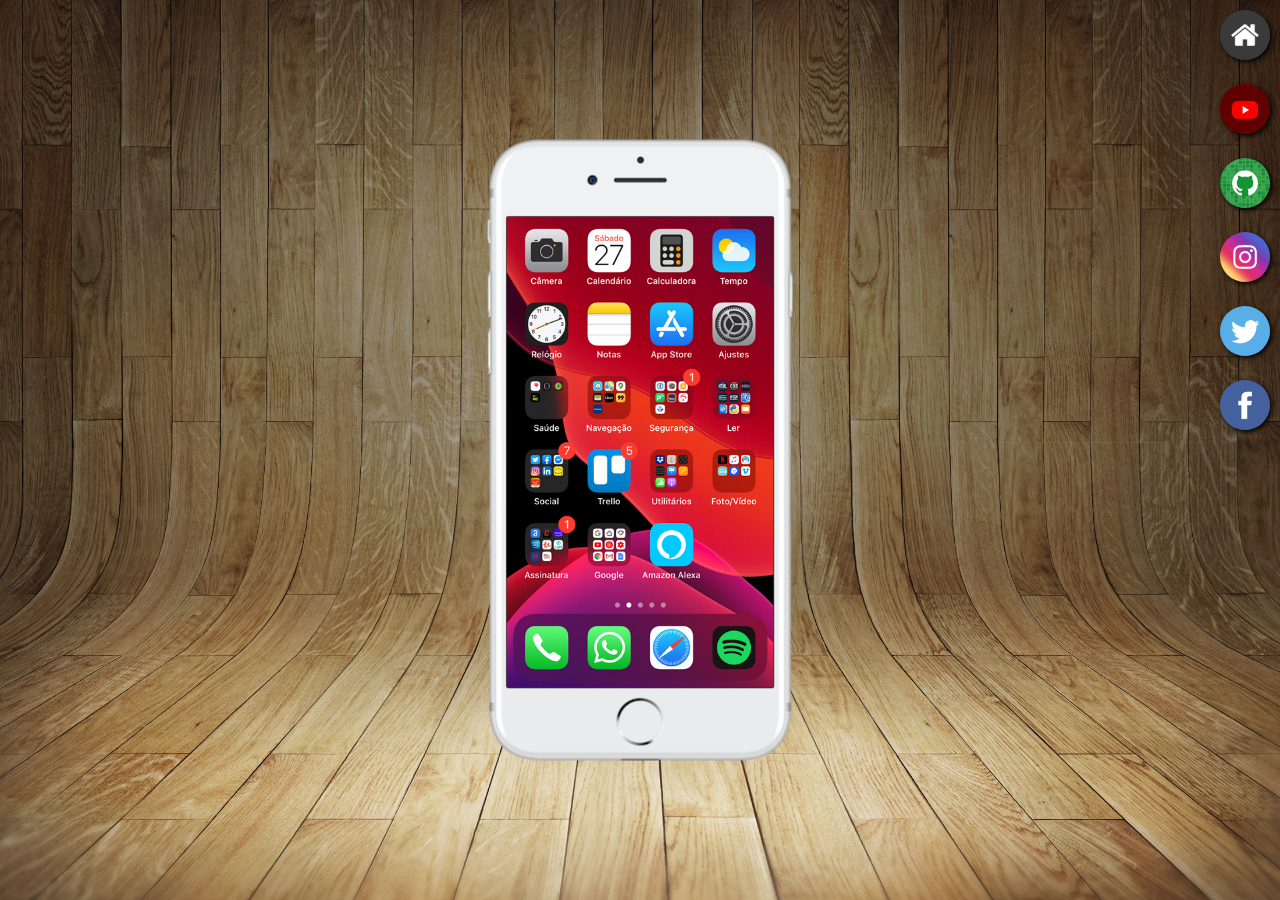
<file: index.html>
<!DOCTYPE html>
<html lang="pt-br">
<head>
    <meta charset="UTF-8">
    <meta http-equiv="X-UA-Compatible" content="IE=edge">
    <meta name="viewport" content="width=device-width, initial-scale=1.0">
    <link rel="shortcut icon" href="favicon (1).ico" type="image/x-icon">
    <link rel="stylesheet" href="estilos/style.css">
    <title>Projeto Redes Sociais</title>
</head>

<body>
    <main>
        <section id="telefone">
            <iframe src="home.html" name="tela" id="tela" frameborder="0"></iframe>

        </section>
        <section id="redes-sociais">
            <a href="home.html" target="tela"><img src="imagens/logo-home.jpg" alt="Home"></a><br>
            <a href="youtube.html" target="tela"><img src="imagens/logo-youtube.jpg" alt="YouTube"></a><br>
            <a href="github.html" target="tela"><img src="imagens/logo-github.jpg" alt="GitHub"></a><br>
            <a href="instagram.html" target="tela"><img src="imagens/logo-instagram.jpg" alt="Instagram"></a><br>
            <a href="twitter.html" target="tela"><img src="imagens/logo-twitter.jpg" alt="Twitter"></a><br>
            <a href="facebook.html" target="tela"><img src="imagens/logo-facebook.jpg" alt="Facebook" ></a>

        </section>
    </main>
    
</body>
</html>
</file>
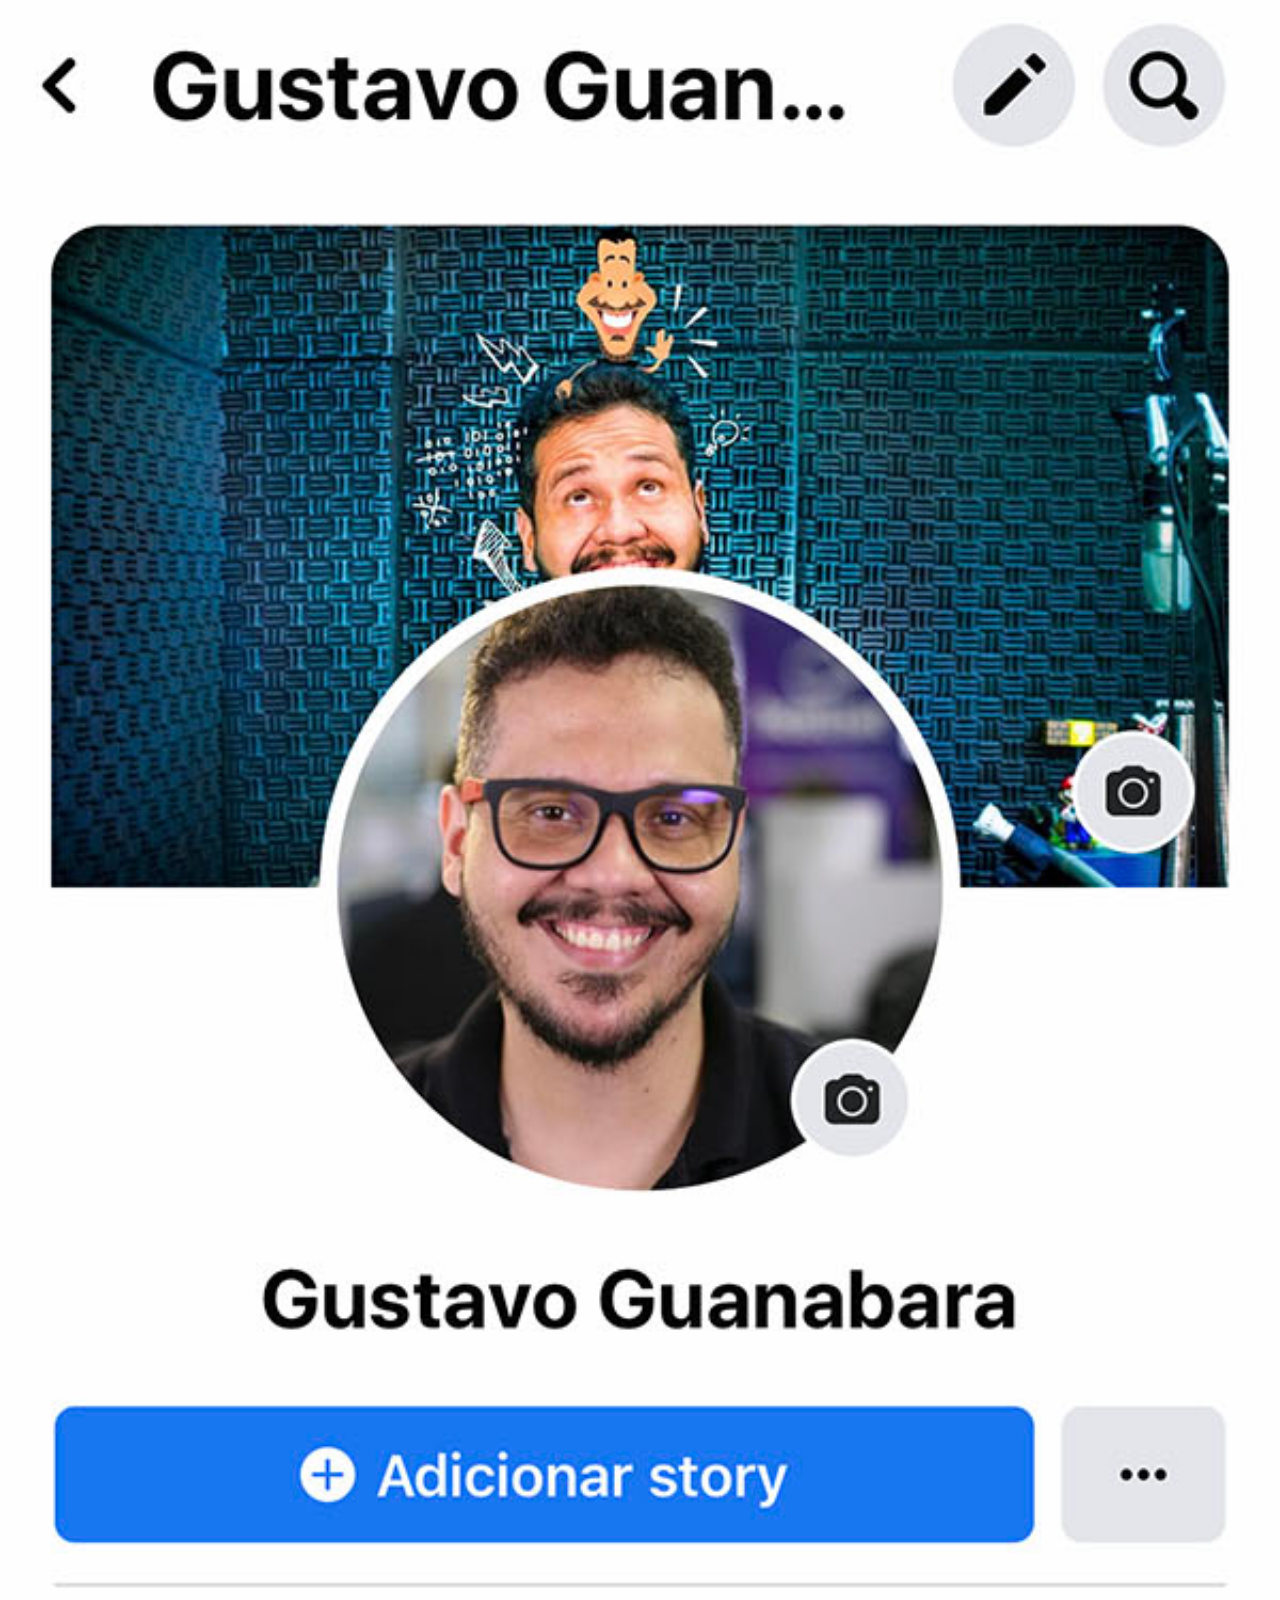
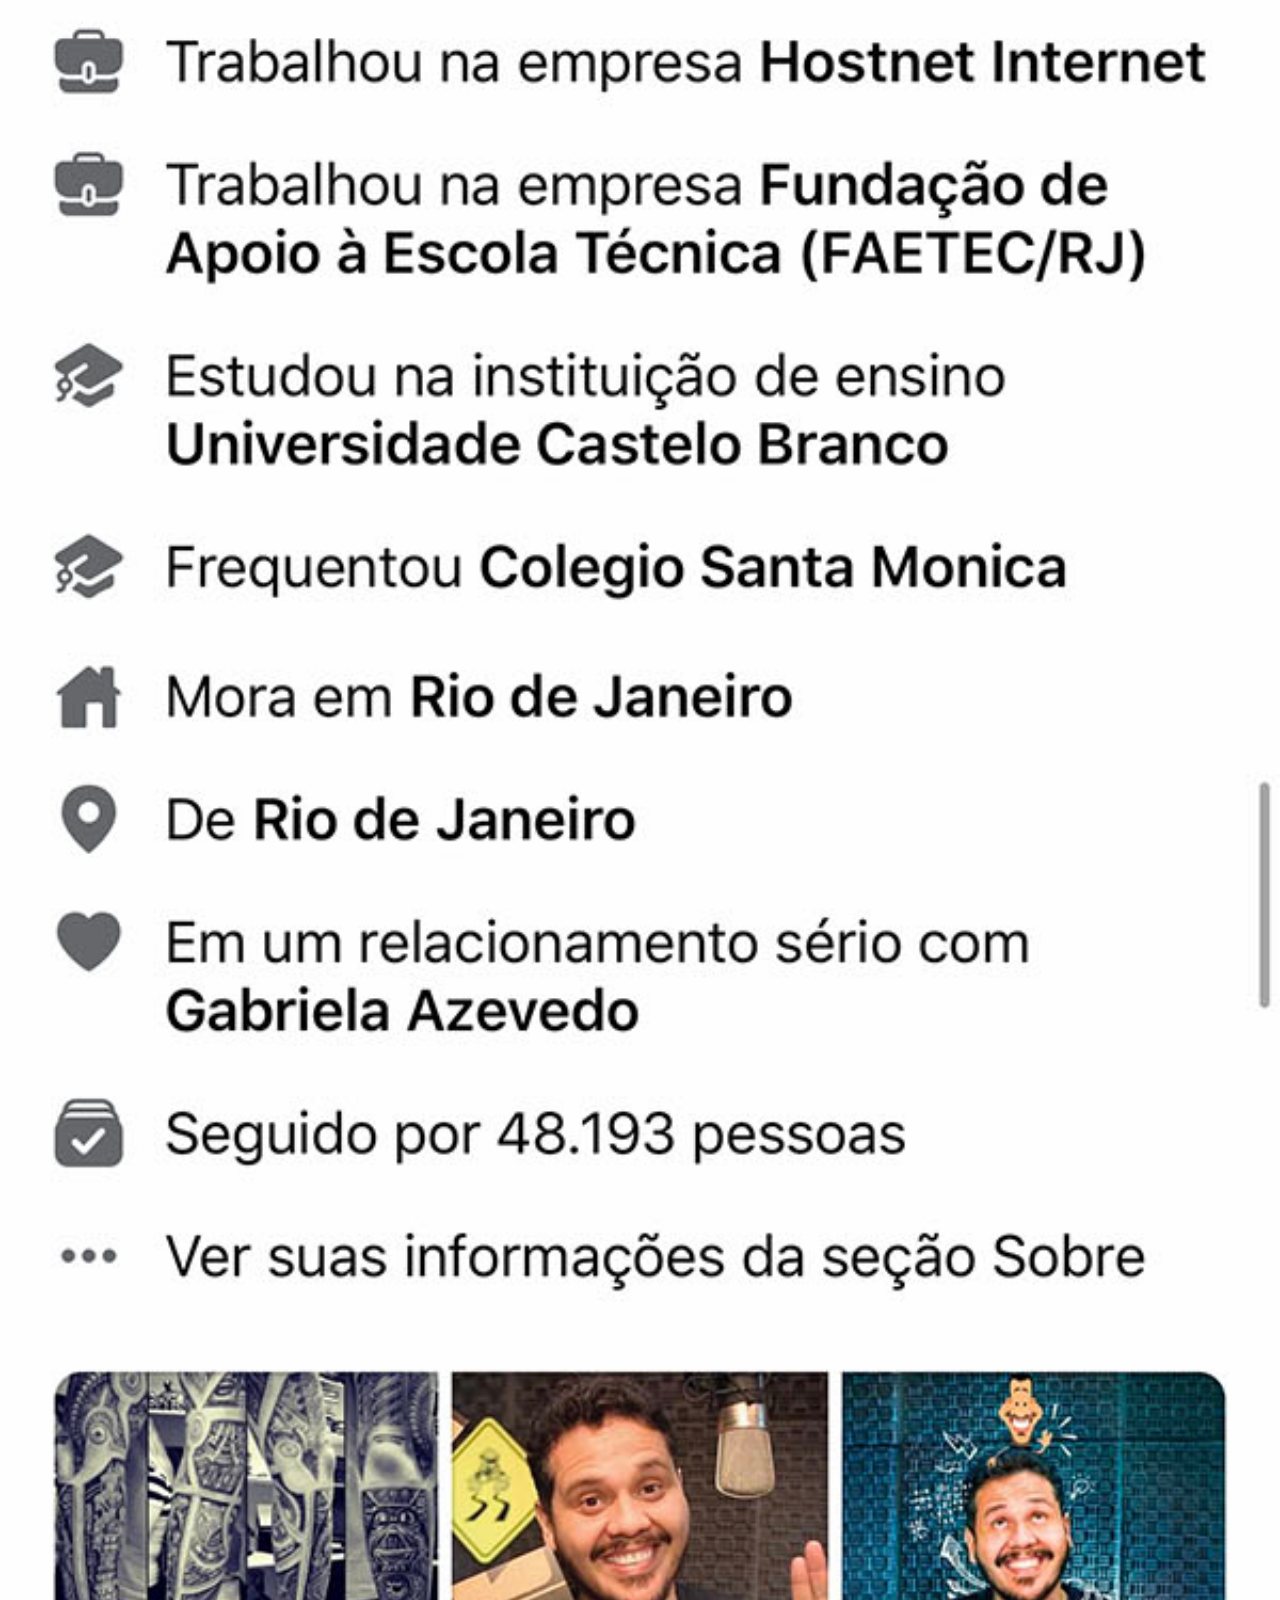
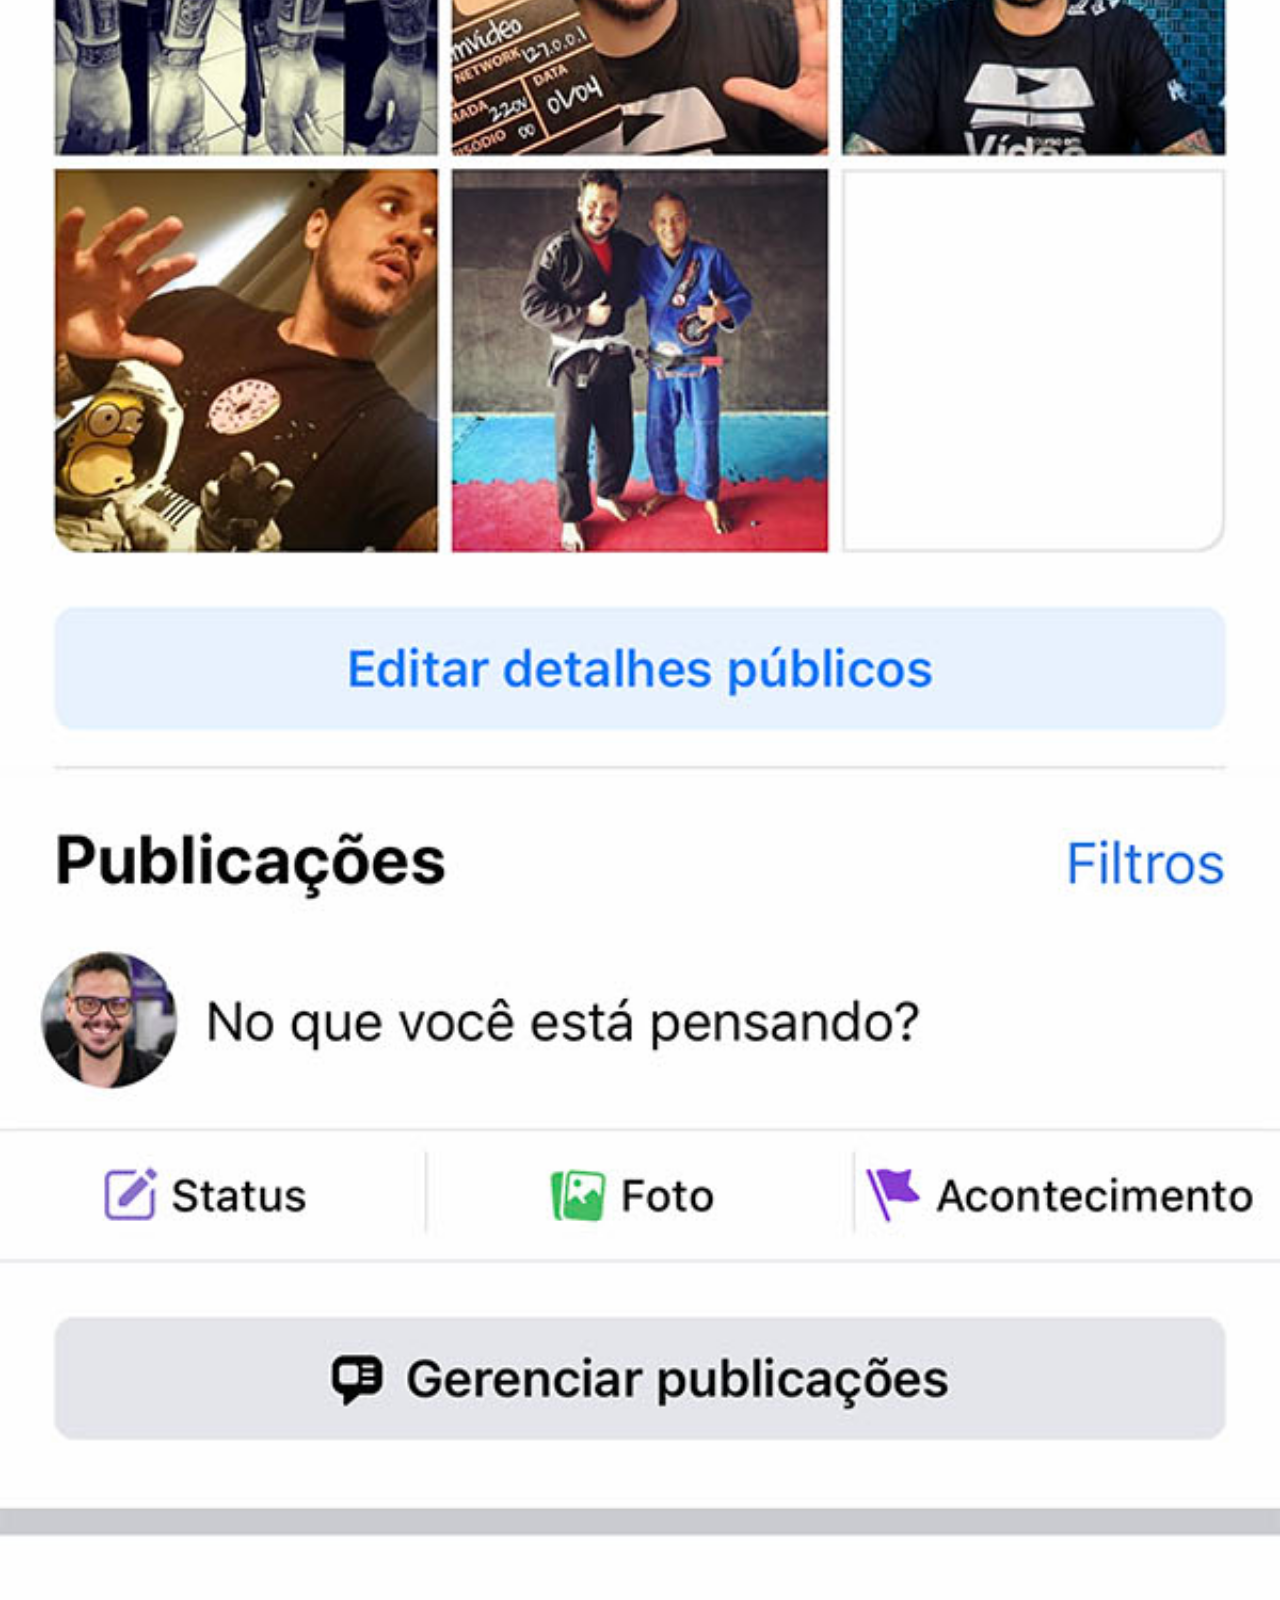
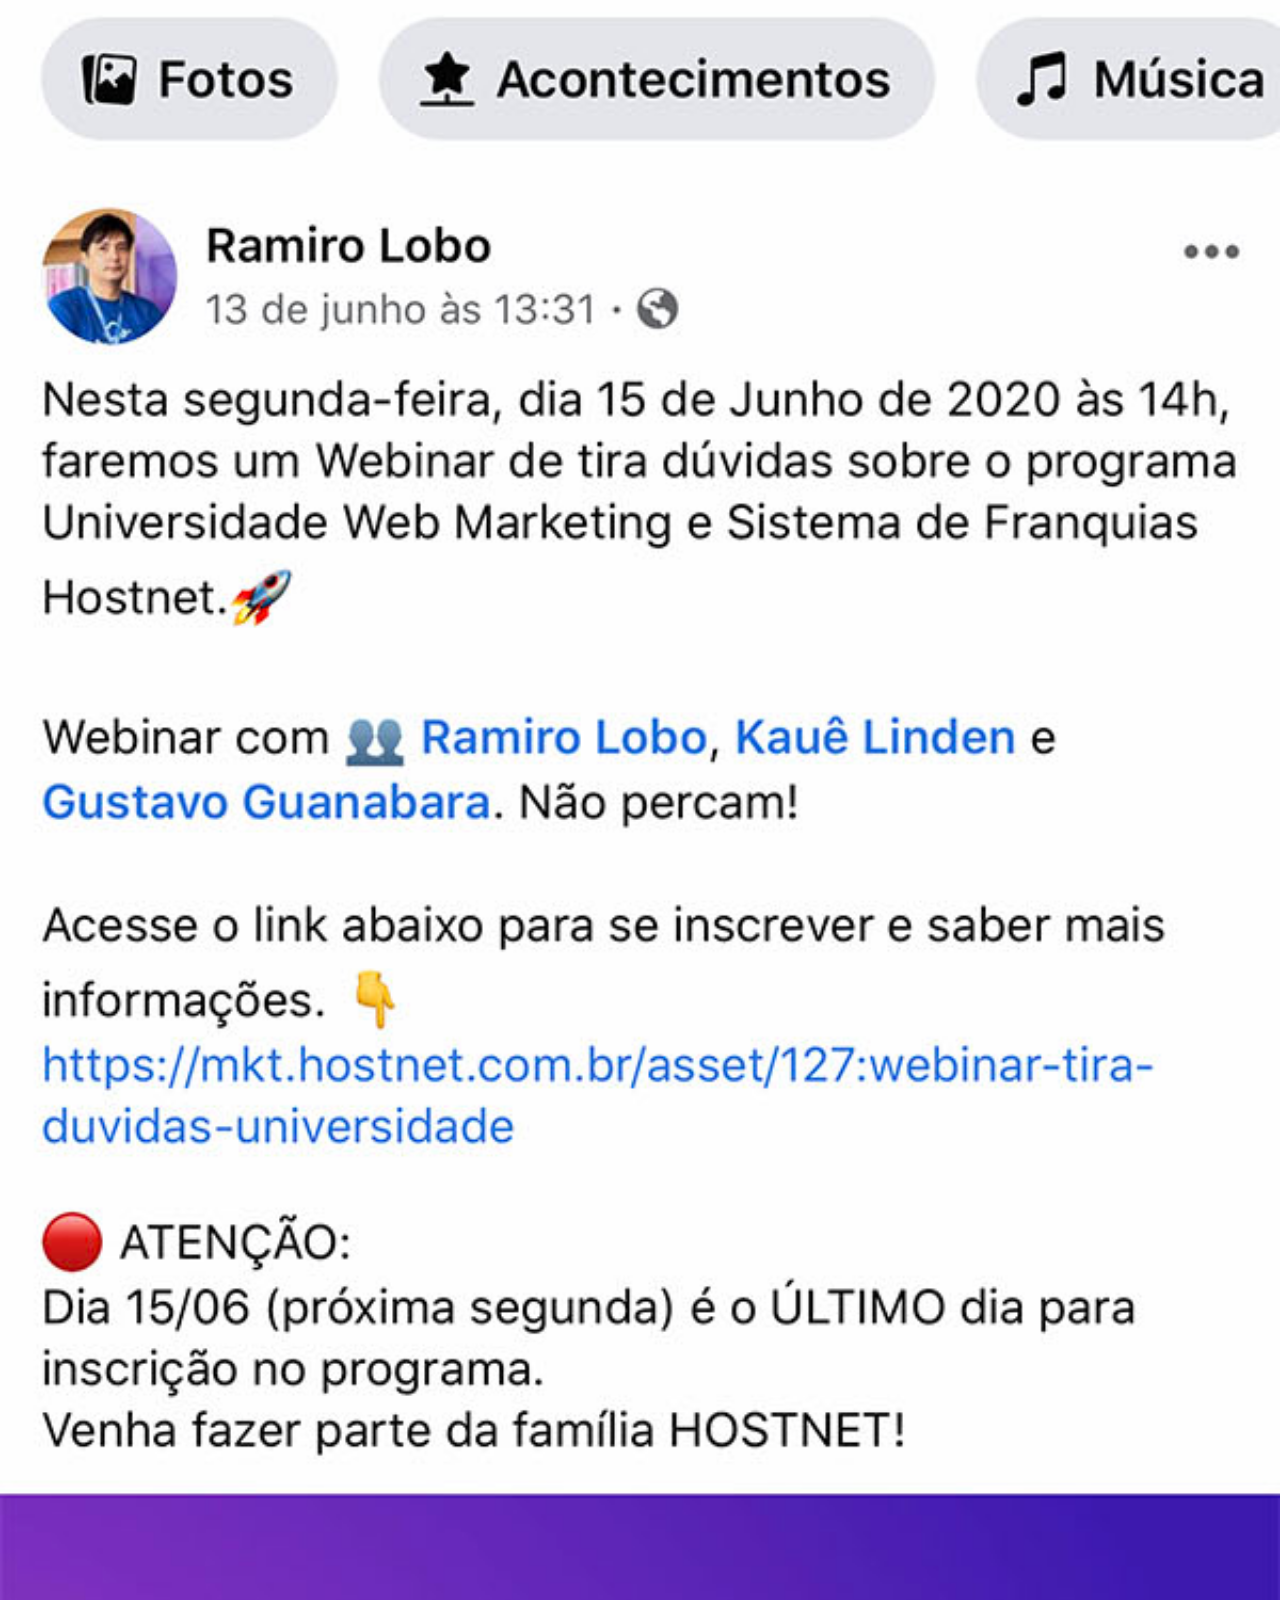
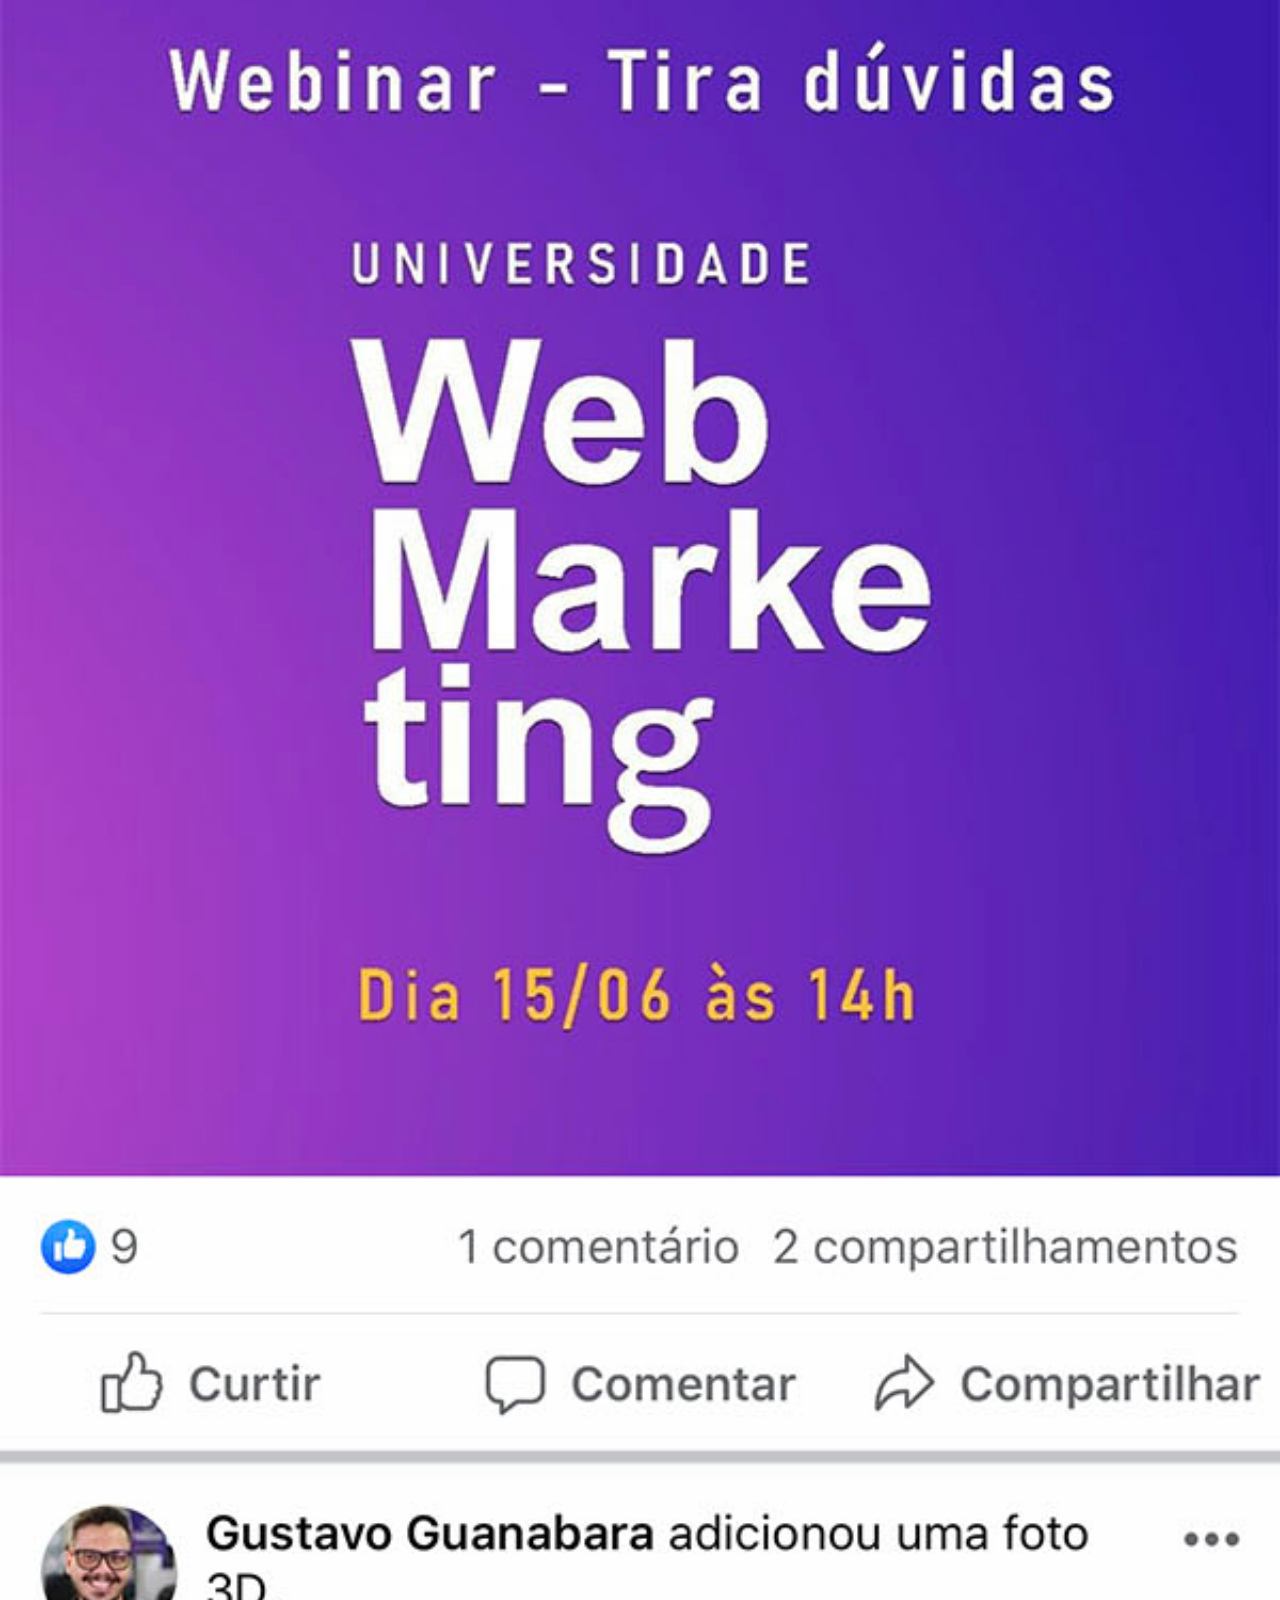
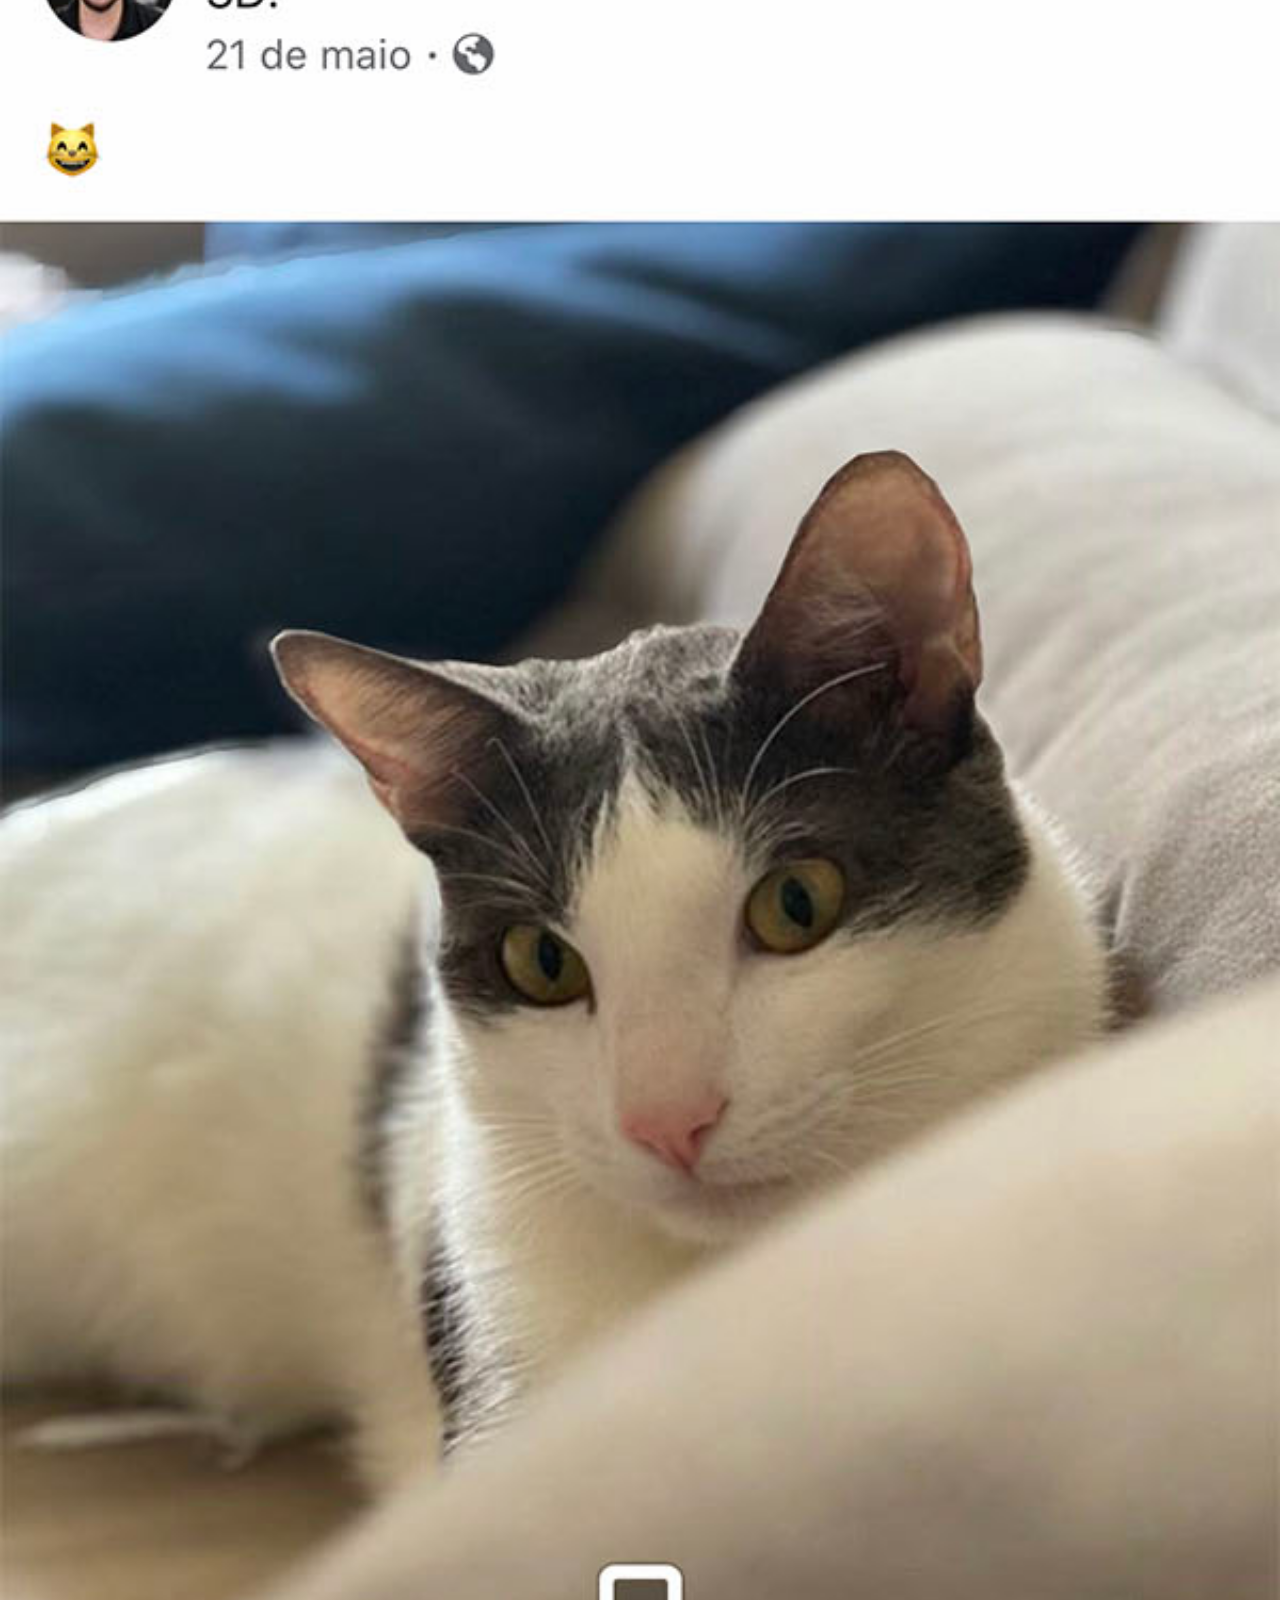
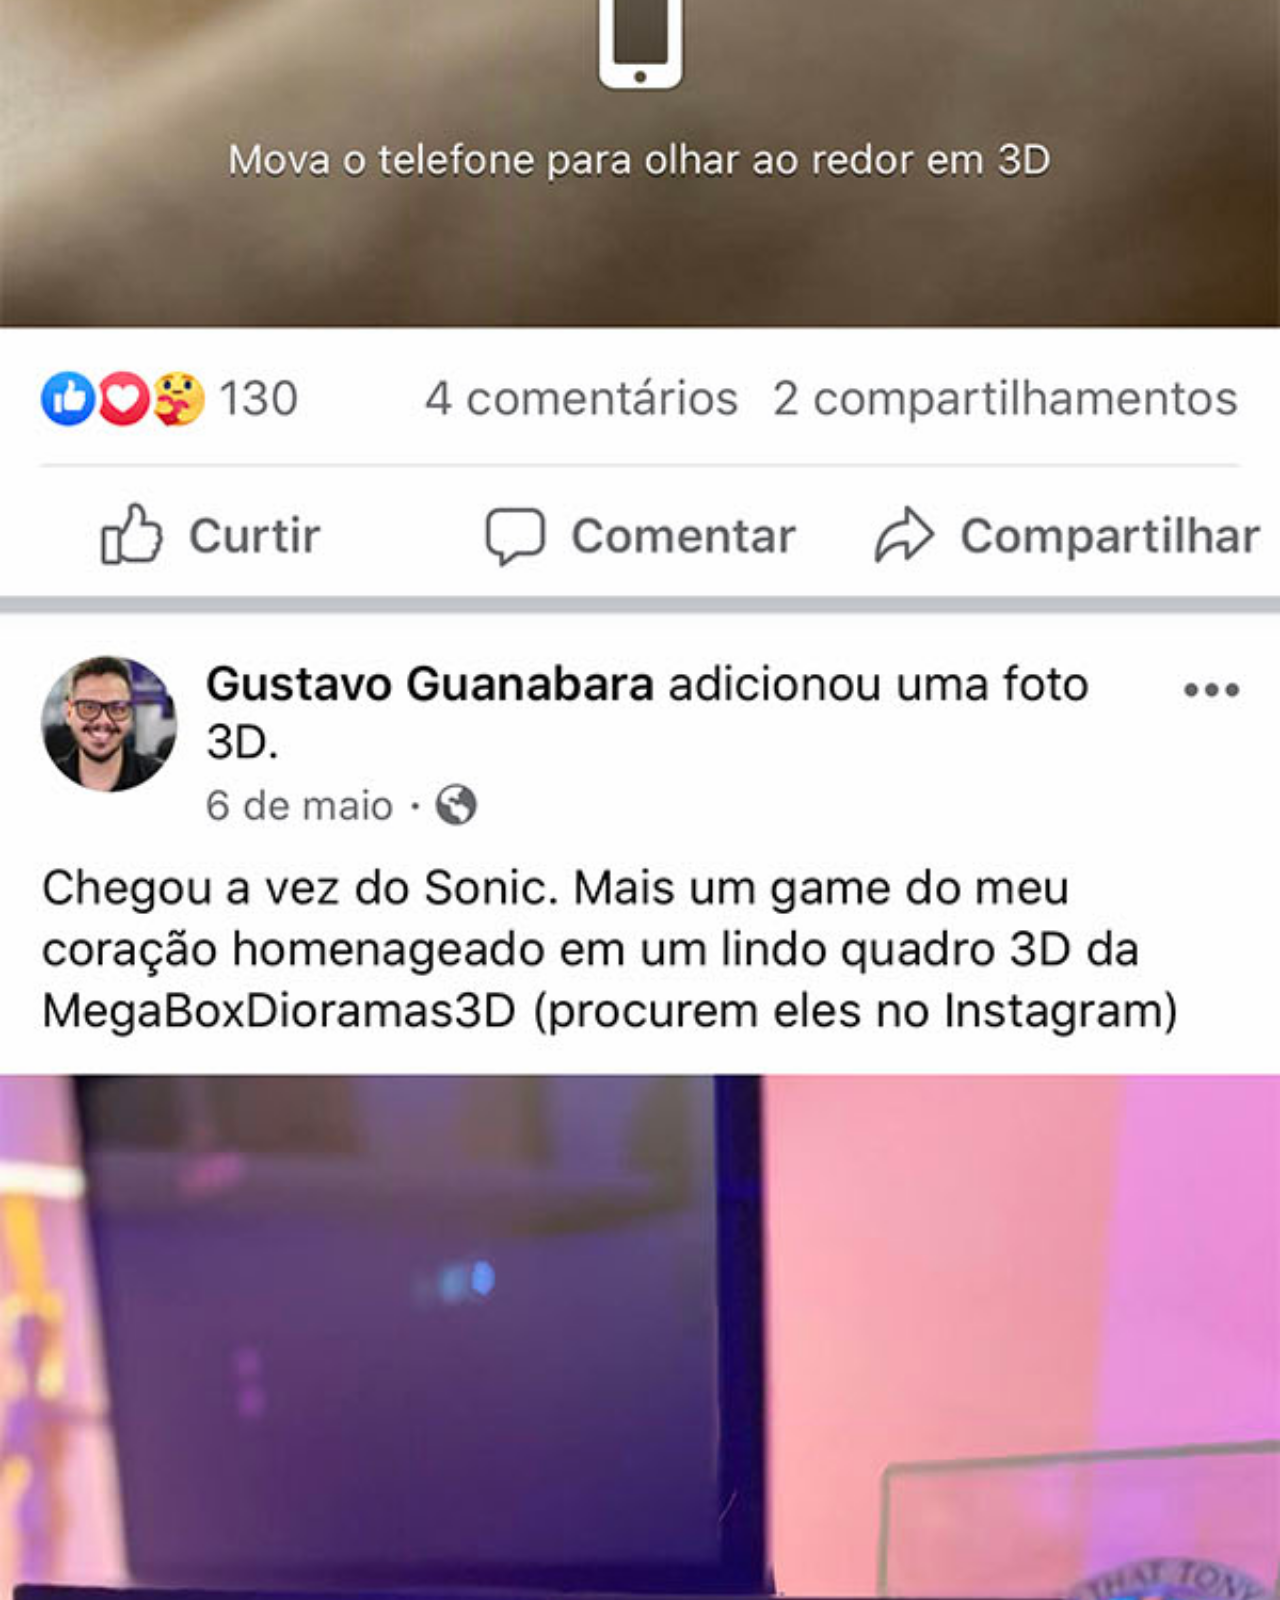
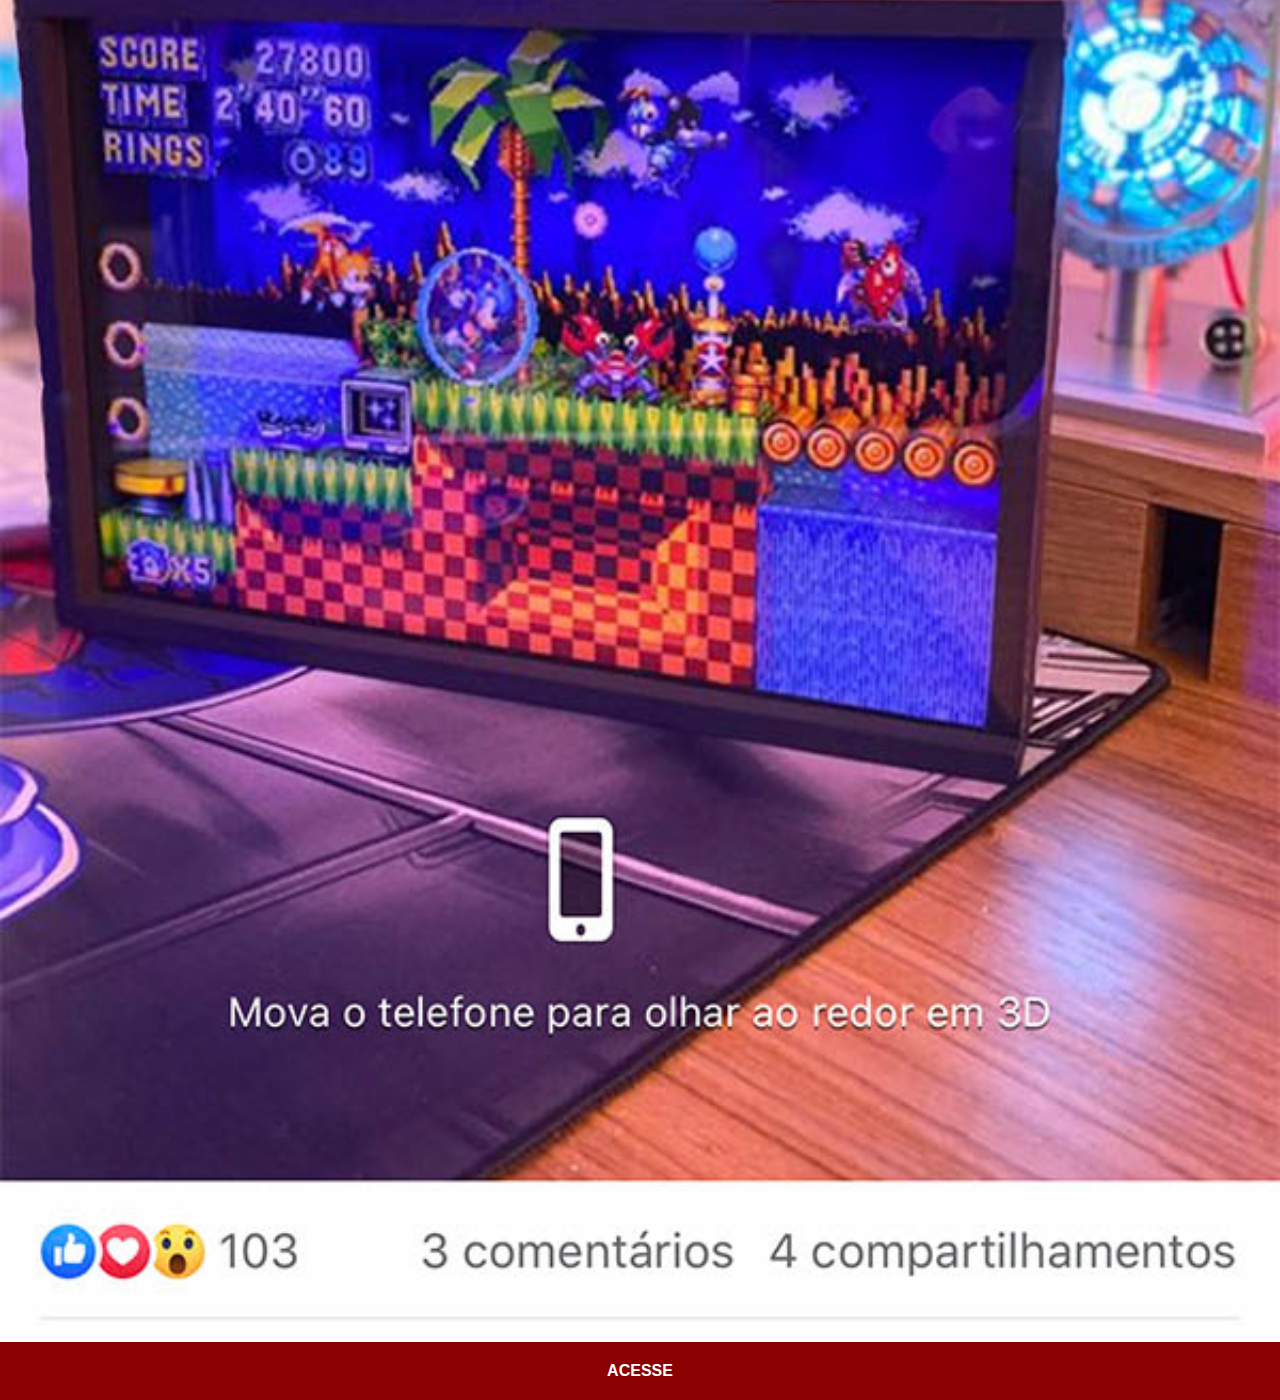
<file: facebook.html>
<!DOCTYPE html>
<html lang="pt-br">
<head>
    <meta charset="UTF-8">
    <meta http-equiv="X-UA-Compatible" content="IE=edge">
    <meta name="viewport" content="width=device-width, initial-scale=1.0">
    <title>Fcebook</title>
    <link rel="stylesheet" href="estilos/social.css">
</head>
<body>
    <img src="imagens/tela-facebook.jpg" alt="Facebook">
    <a href="https://www.facebook.com/gustavoguanabara/" target="_blank">ACESSE</a>
</body>
</html>
</file>
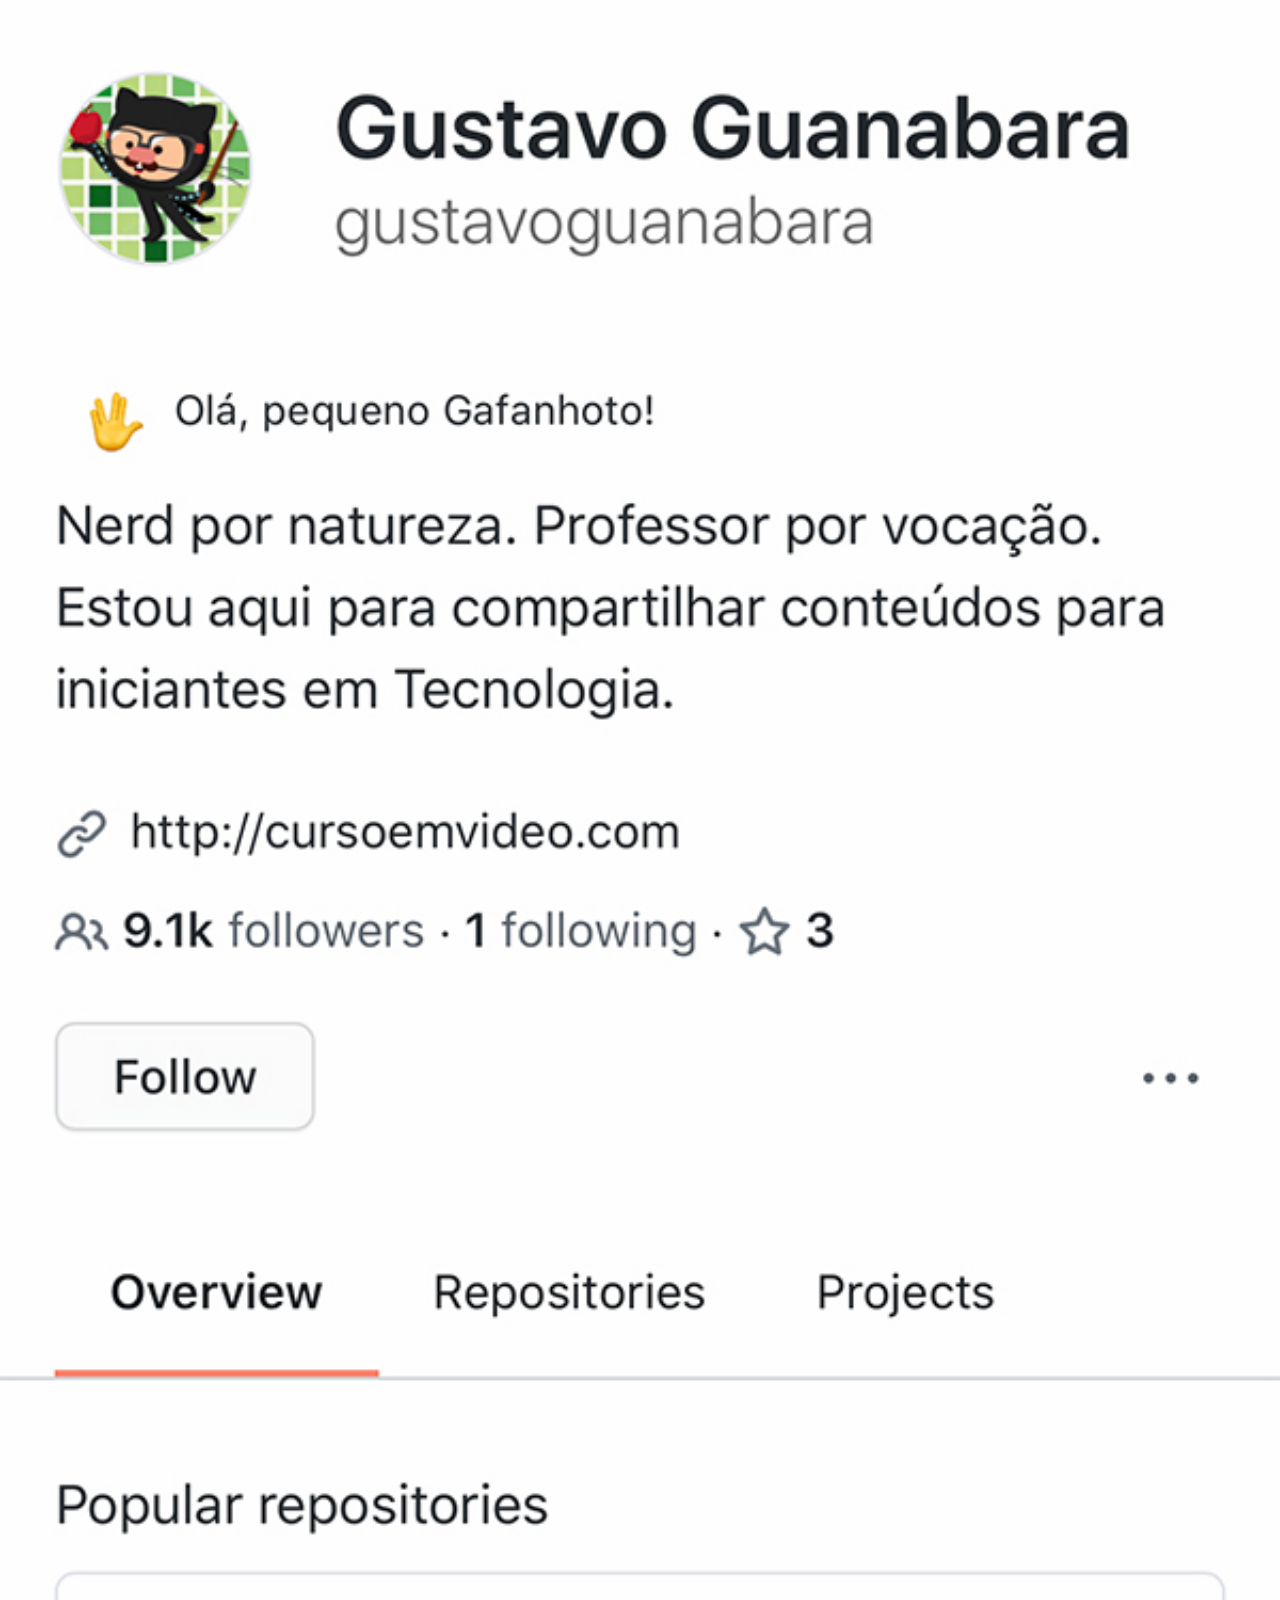
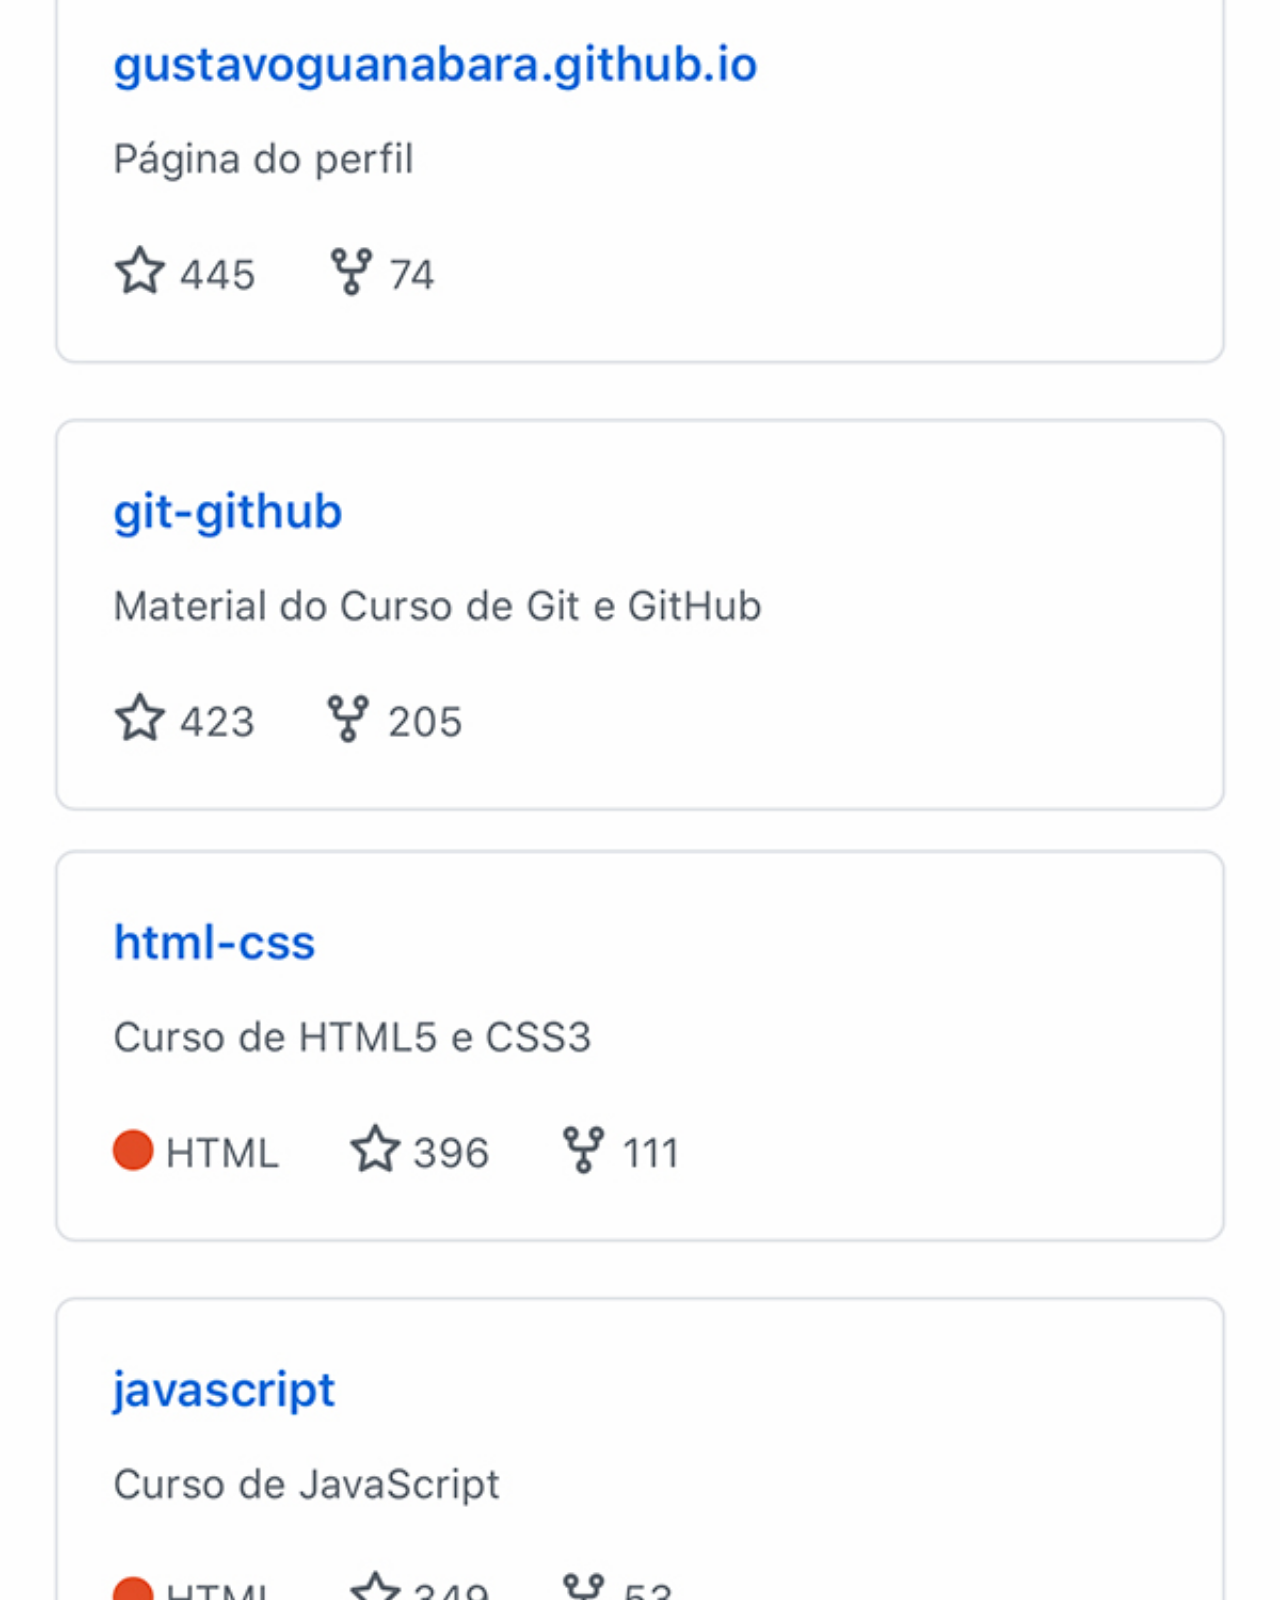
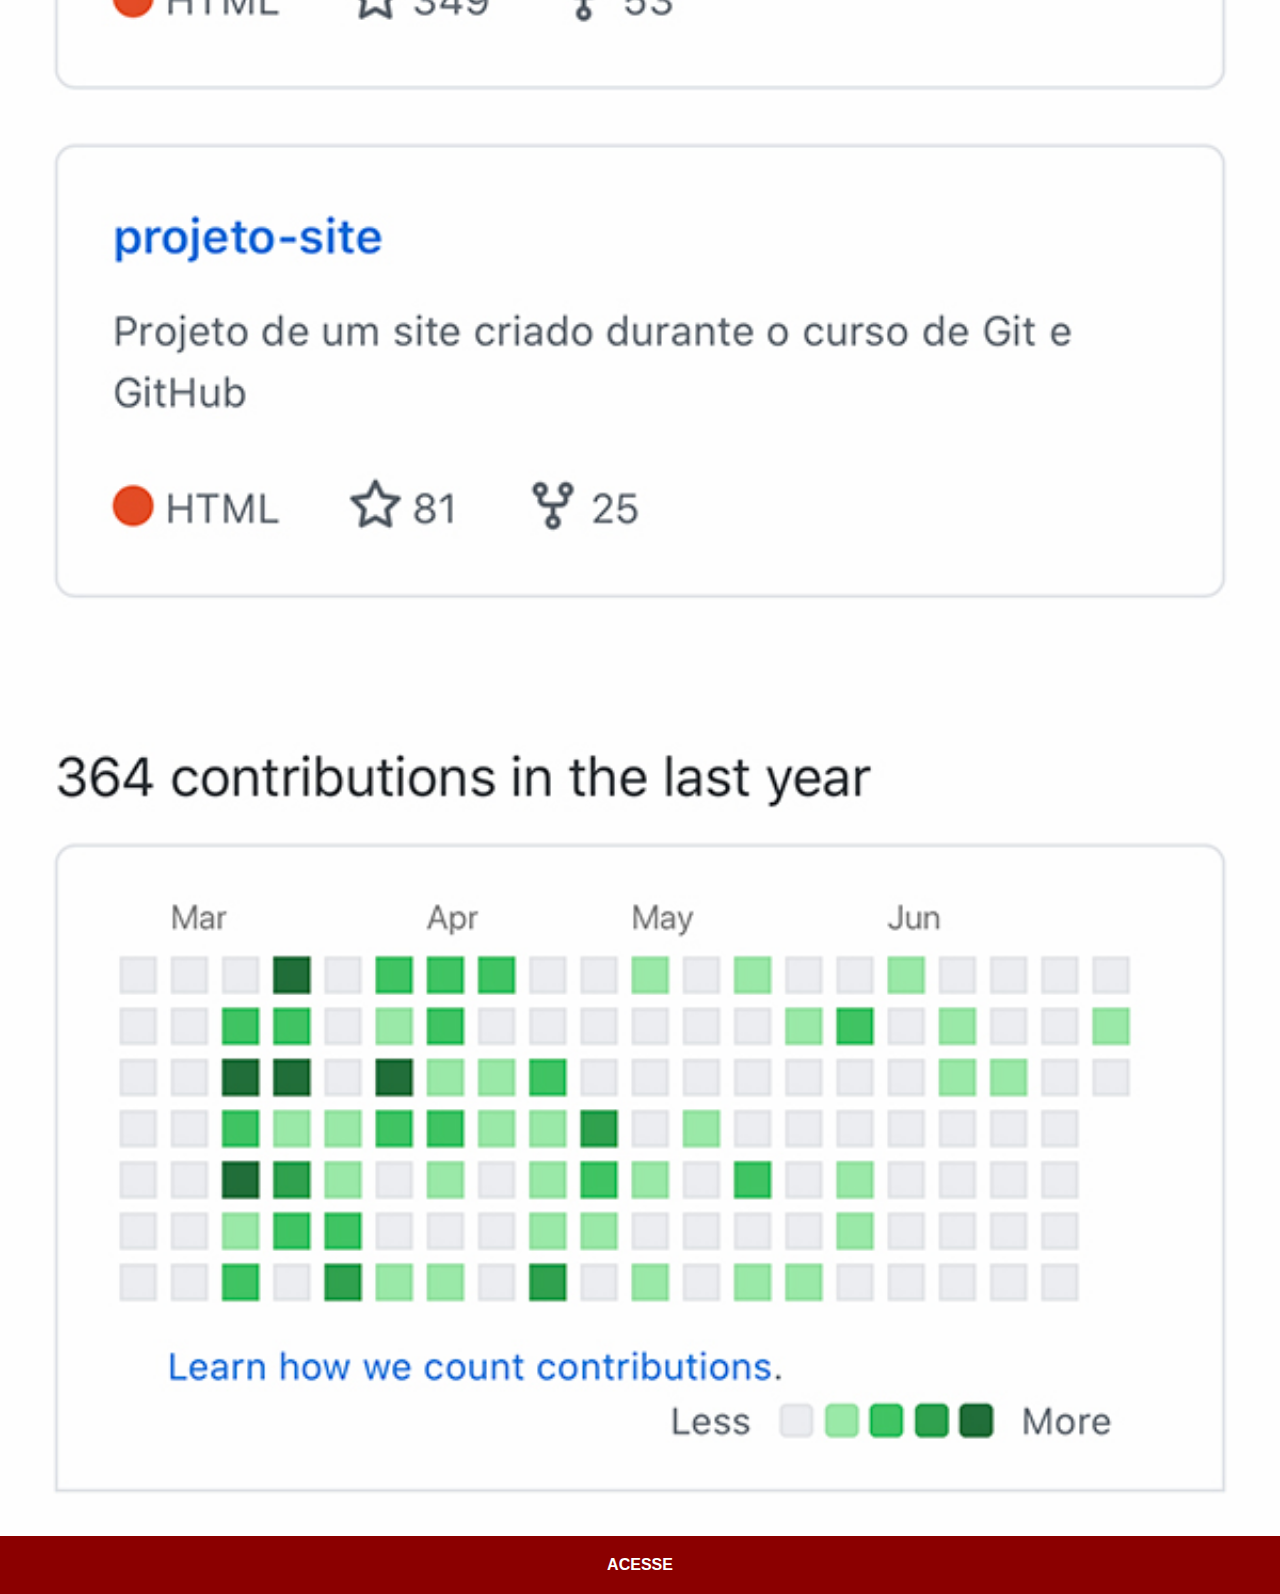
<file: github.html>
<!DOCTYPE html>
<html lang="pt-br">
<head>
    <meta charset="UTF-8">
    <meta http-equiv="X-UA-Compatible" content="IE=edge">
    <meta name="viewport" content="width=device-width, initial-scale=1.0">
    <title>Githubt</title>
    <link rel="stylesheet" href="estilos/social.css">
</head>
<body>
    <img src="imagens/tela-github.jpg" alt="GitHub">
    <a href="https://www.github.com/gustavoguanabara/" target="_blank">ACESSE</a>
</body>
</html>
</file>
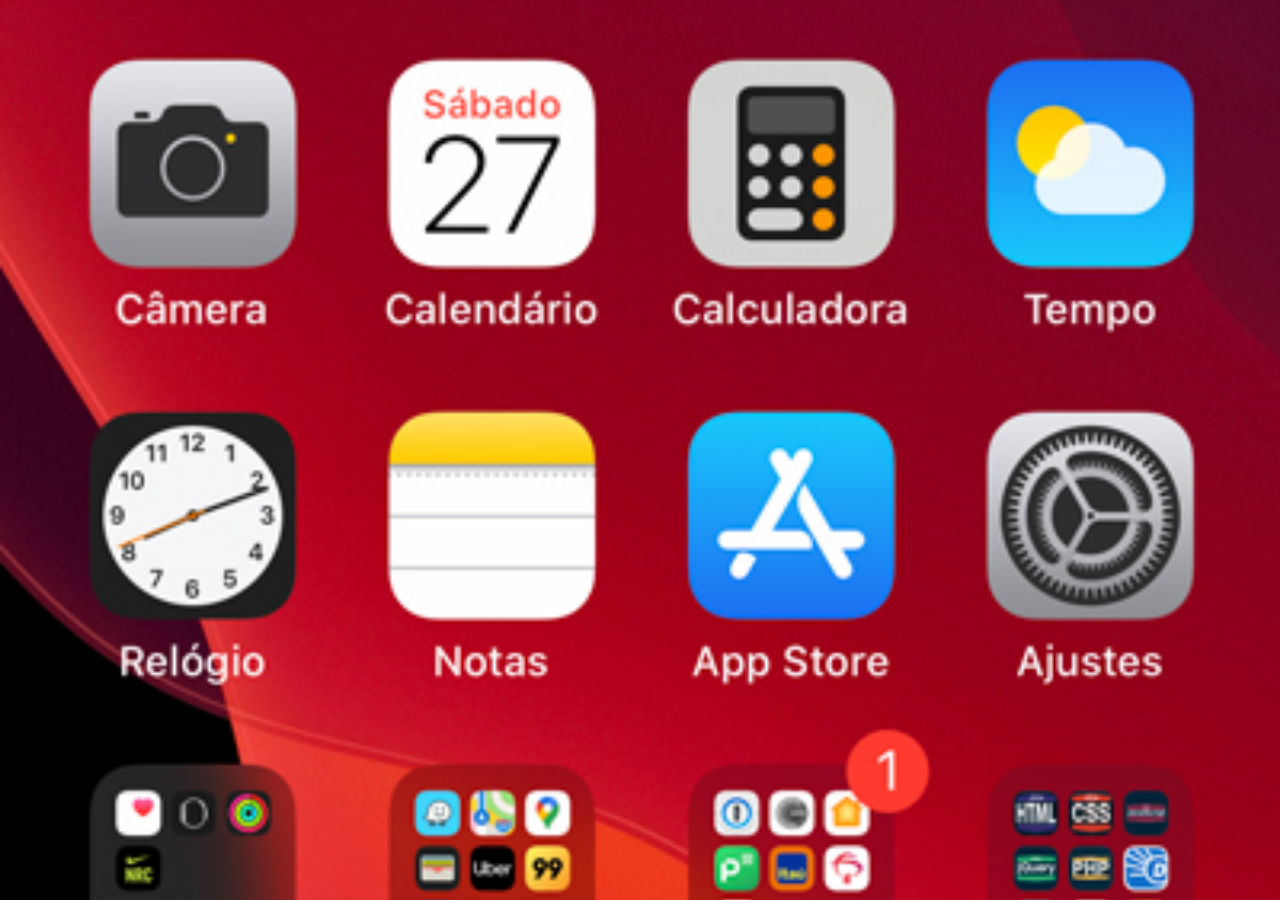
<file: home.html>
<!DOCTYPE html>
<html lang="pt-br">
<head>
    <meta charset="UTF-8">
    <meta http-equiv="X-UA-Compatible" content="IE=edge">
    <meta name="viewport" content="width=device-width, initial-scale=1.0">
    <title>Home</title>
</head>

    <style>
        *{
            margin: 0px;
            padding: 0px;
        }

        body{
            width: 100vw;
            height: 100vh;
            background: black url('imagens/tela-home.jpg') no-repeat top center;
            background-size: cover;
        }
    </style>

<body>
    
</body>
</html>
</file>
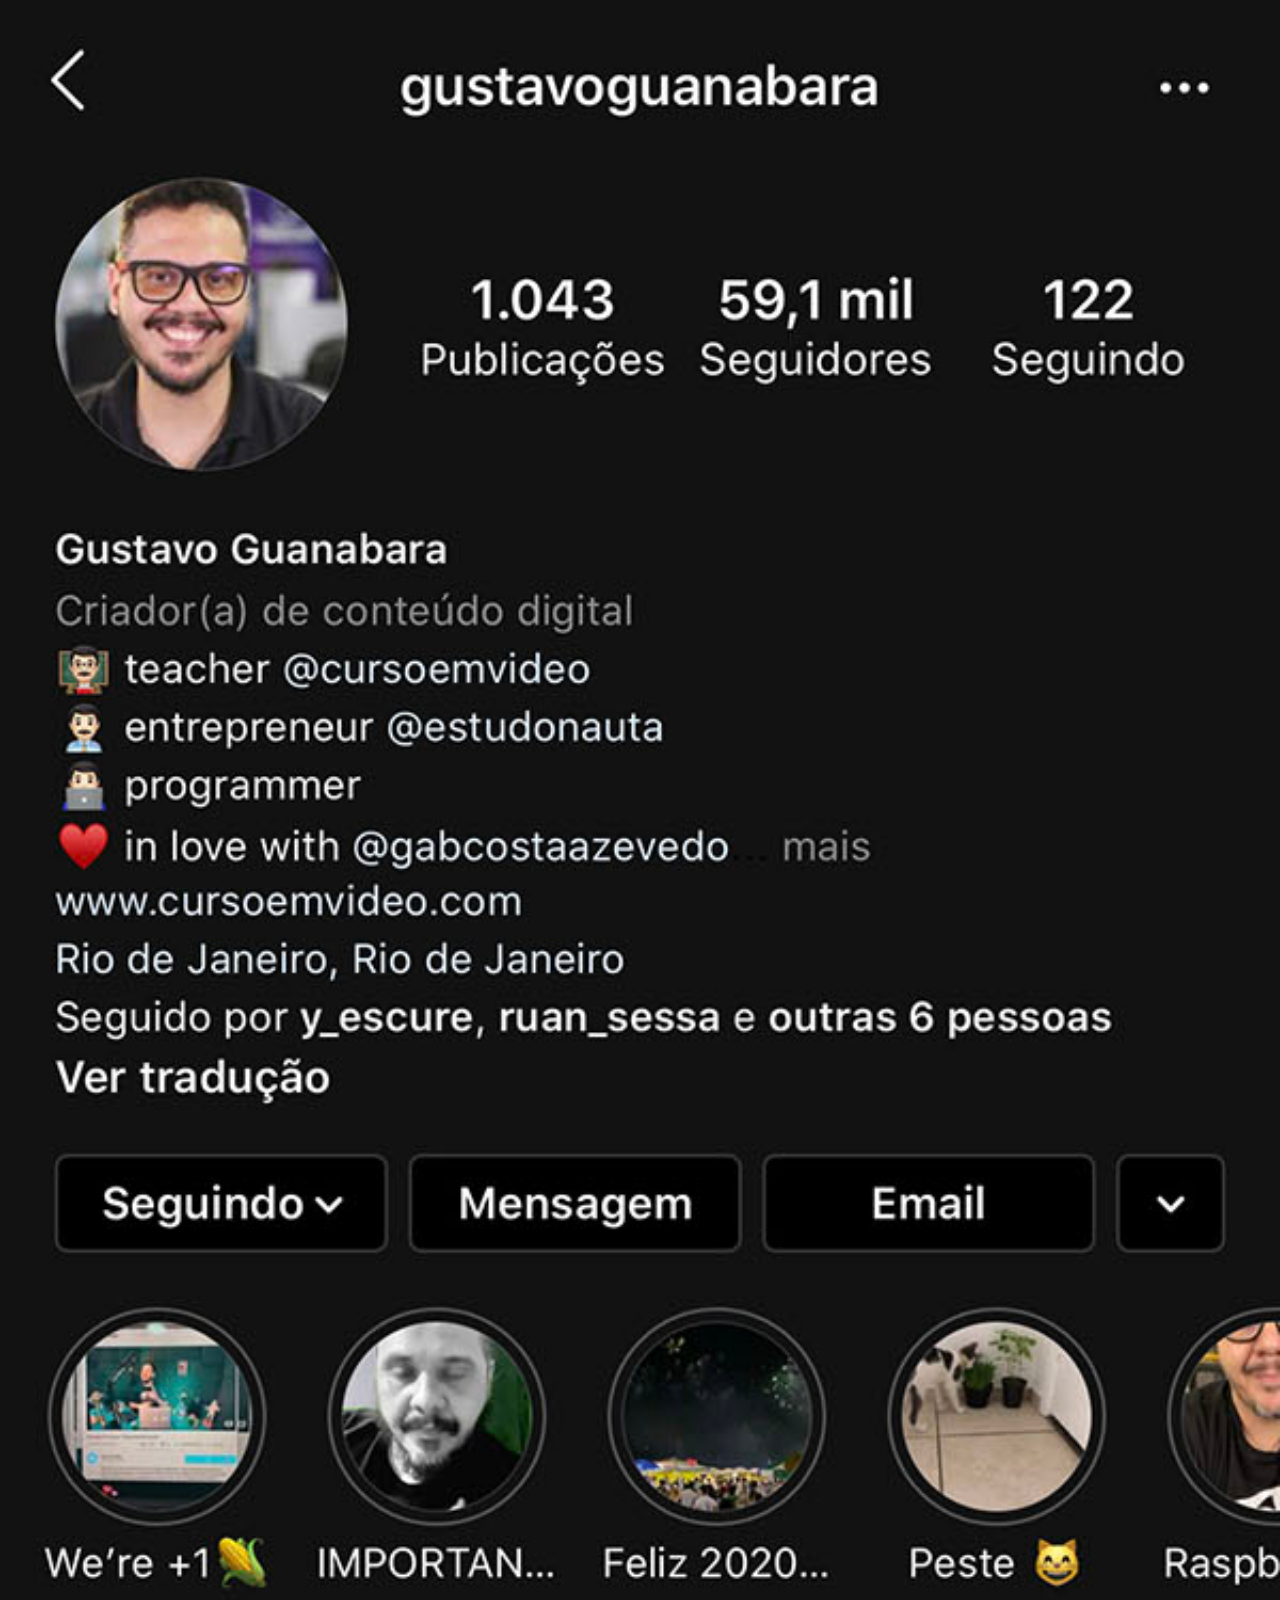
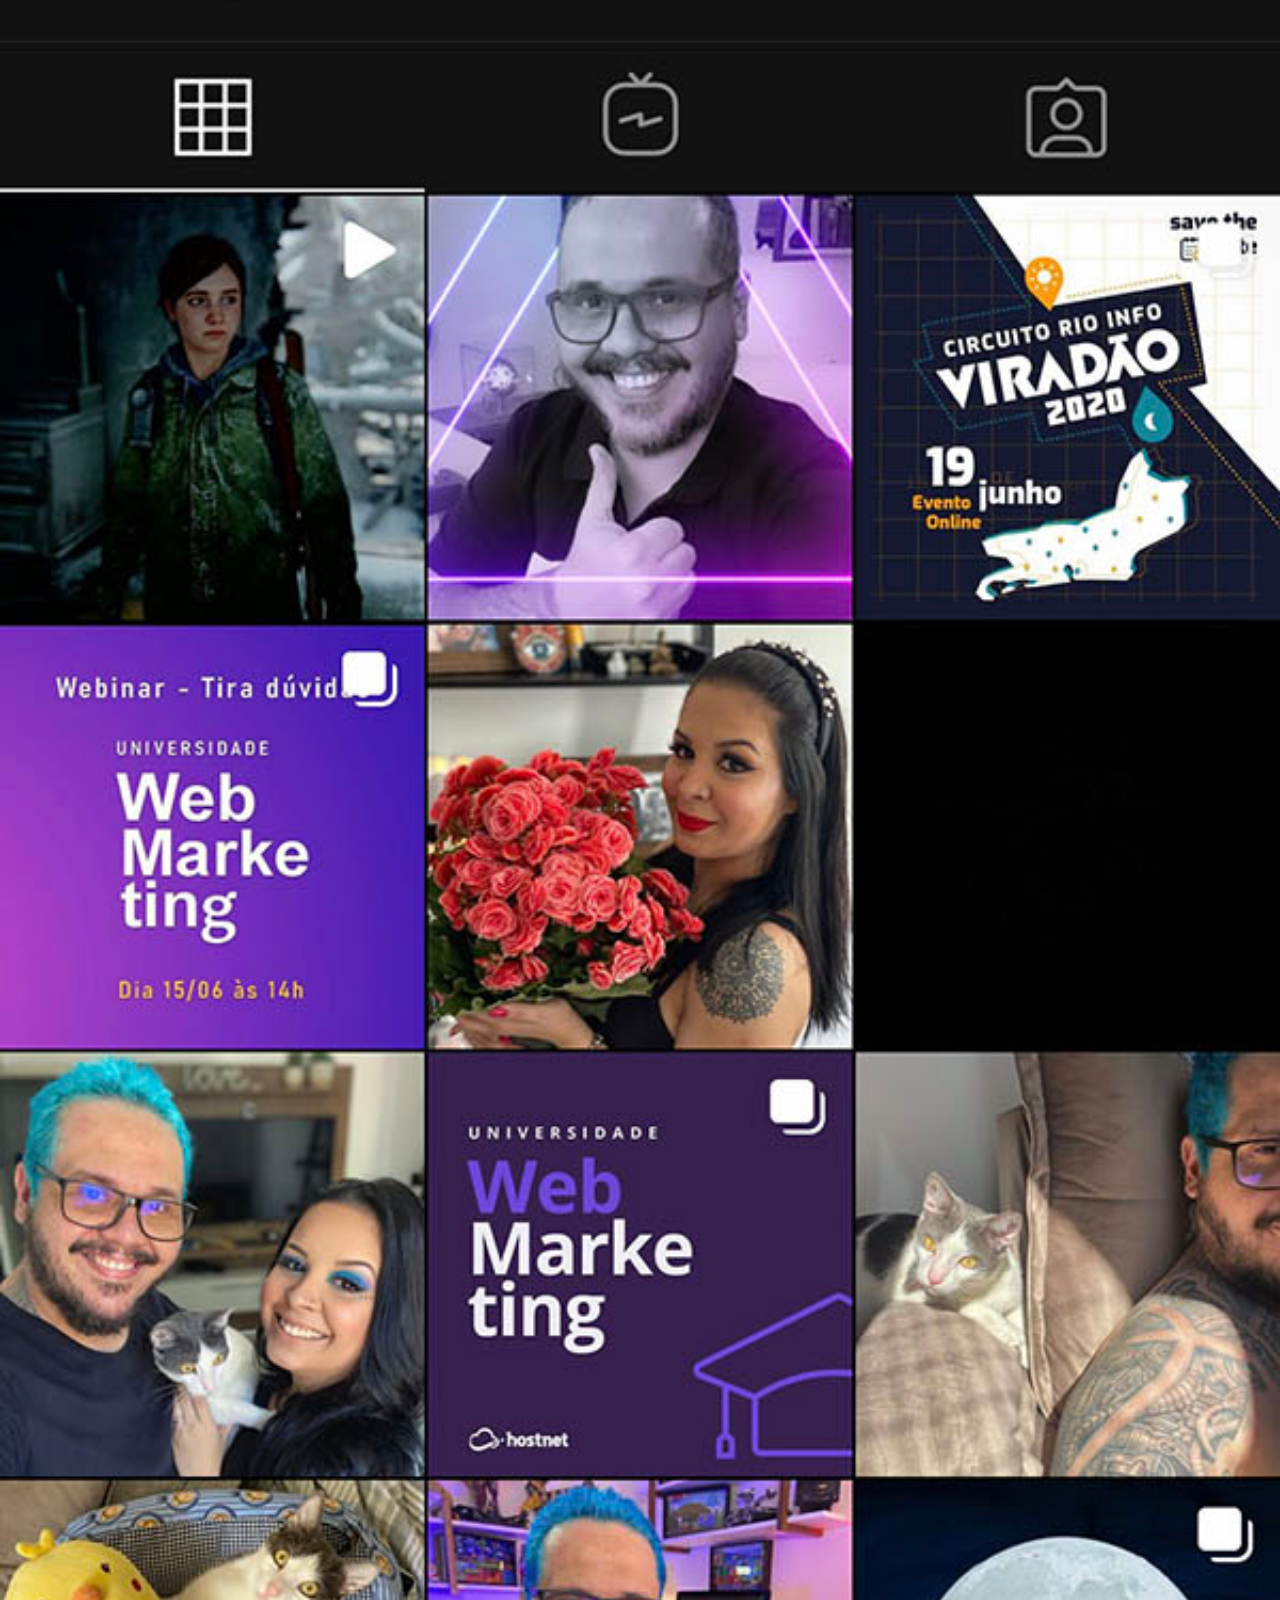
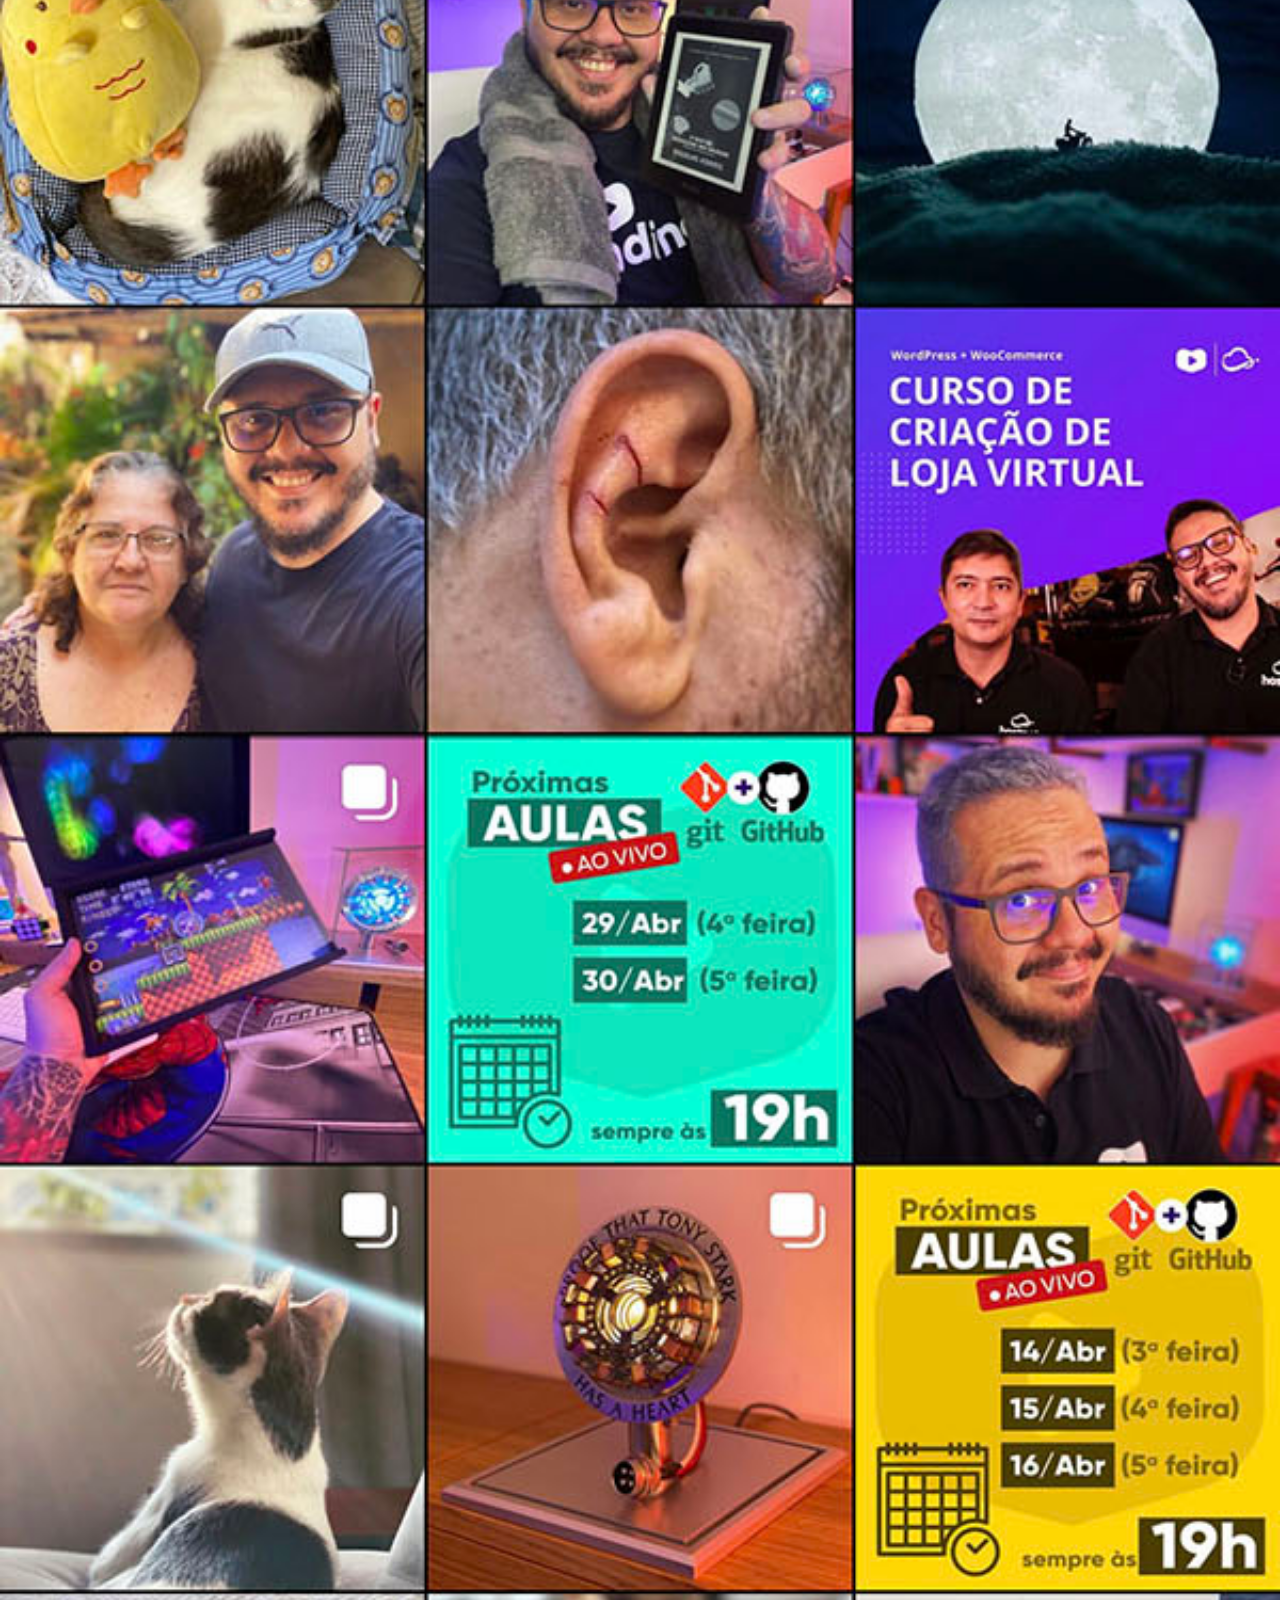
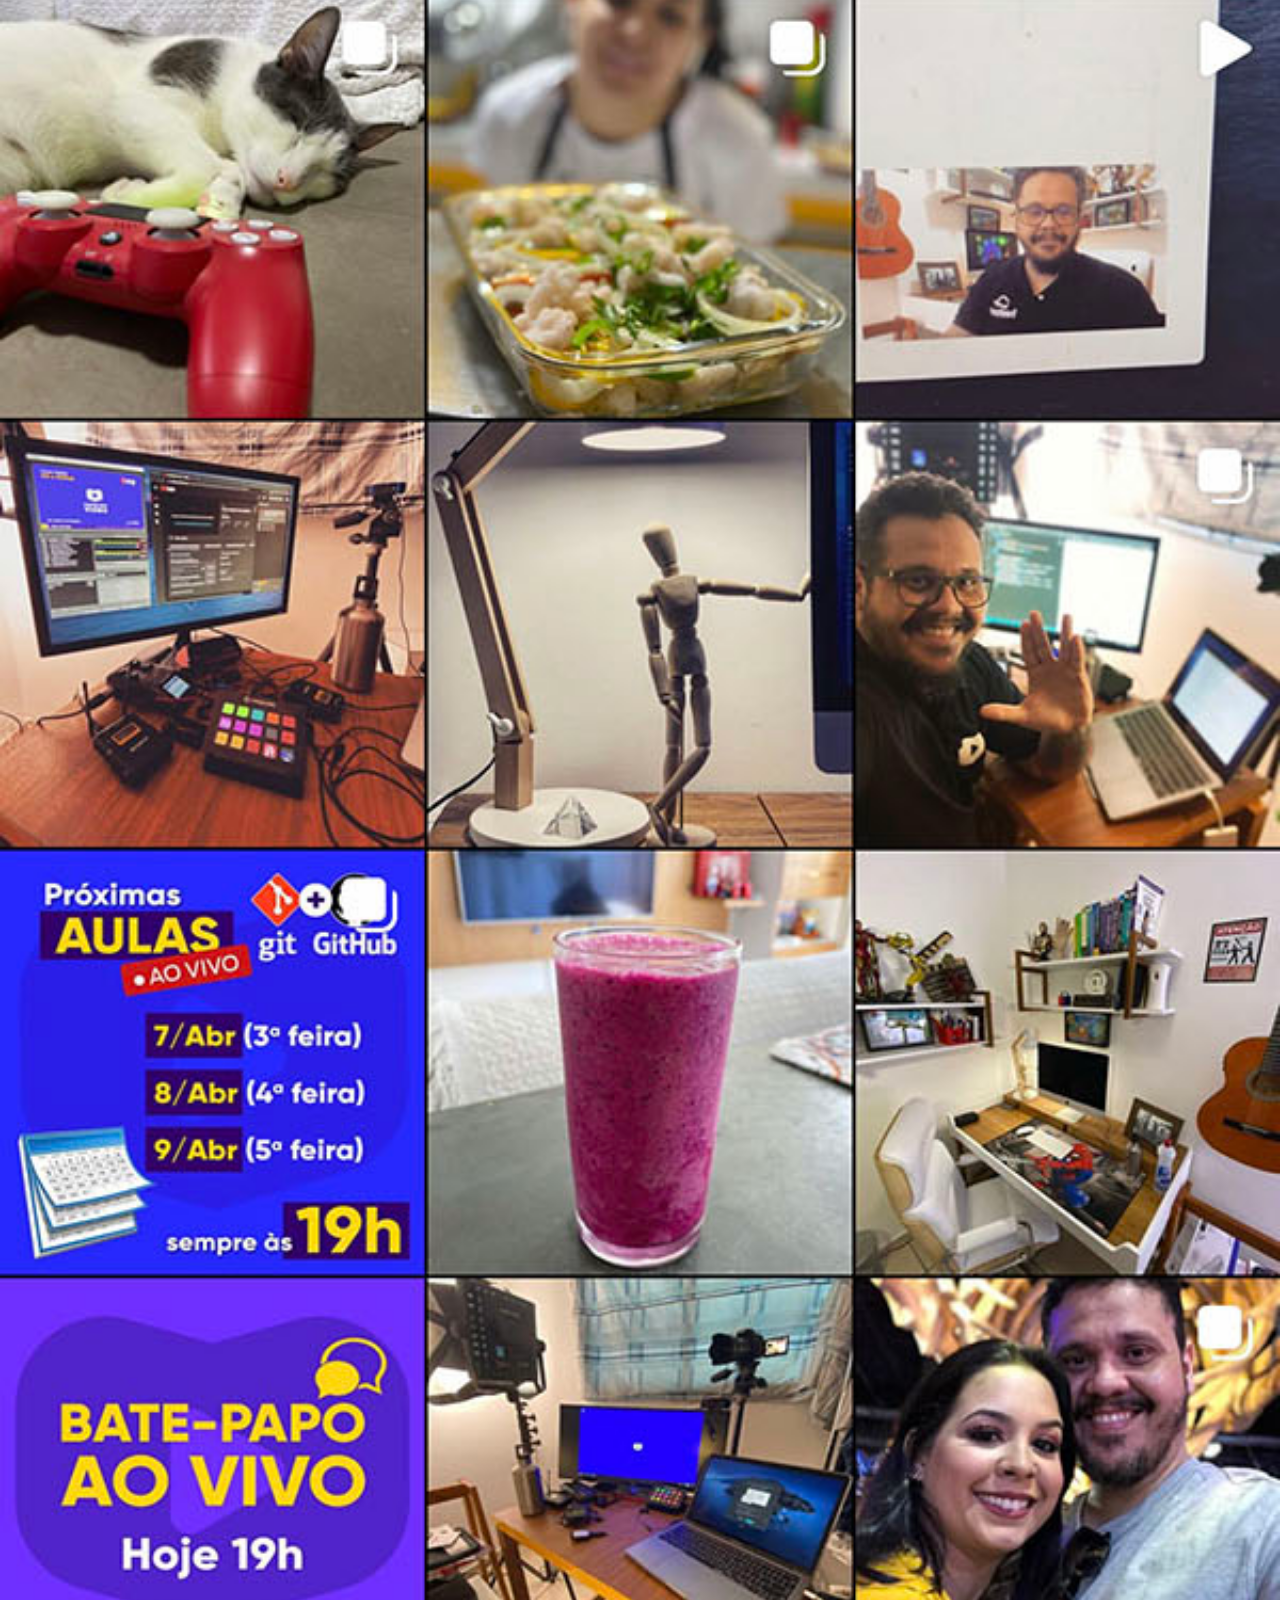
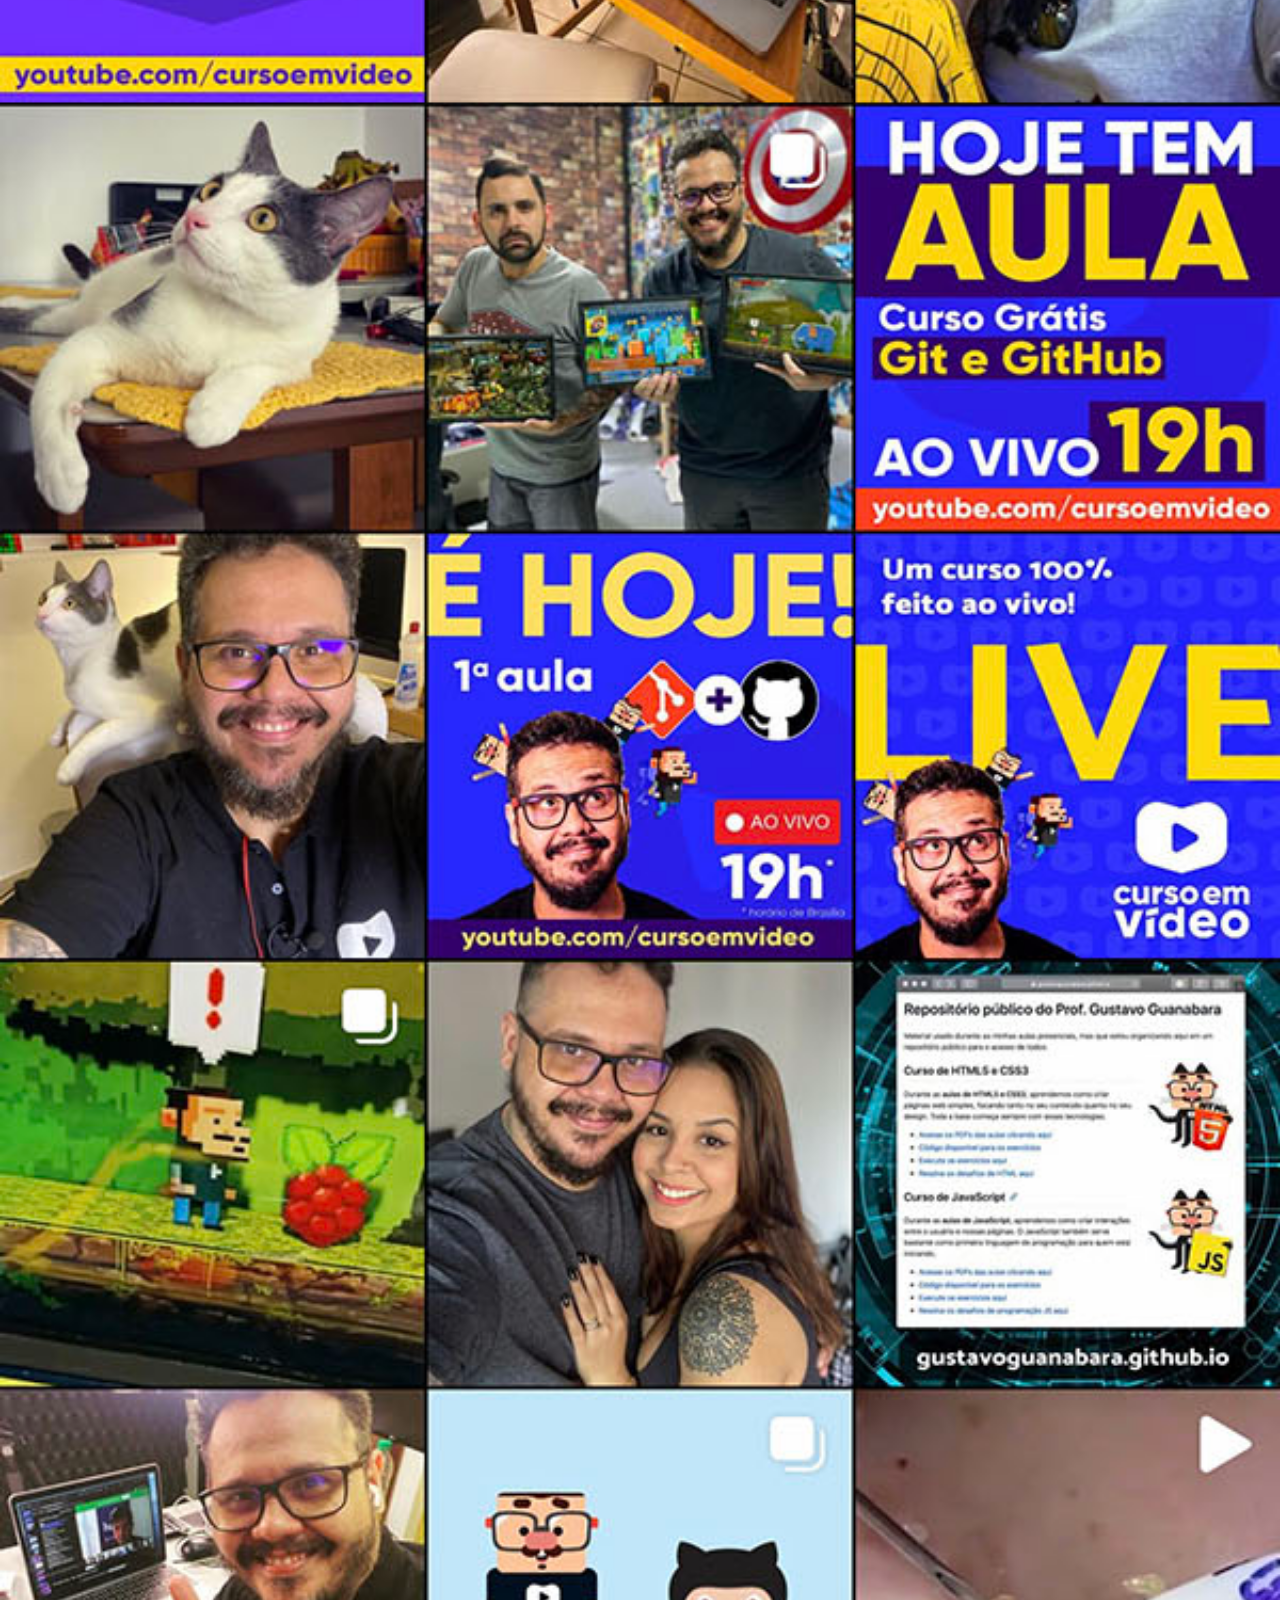
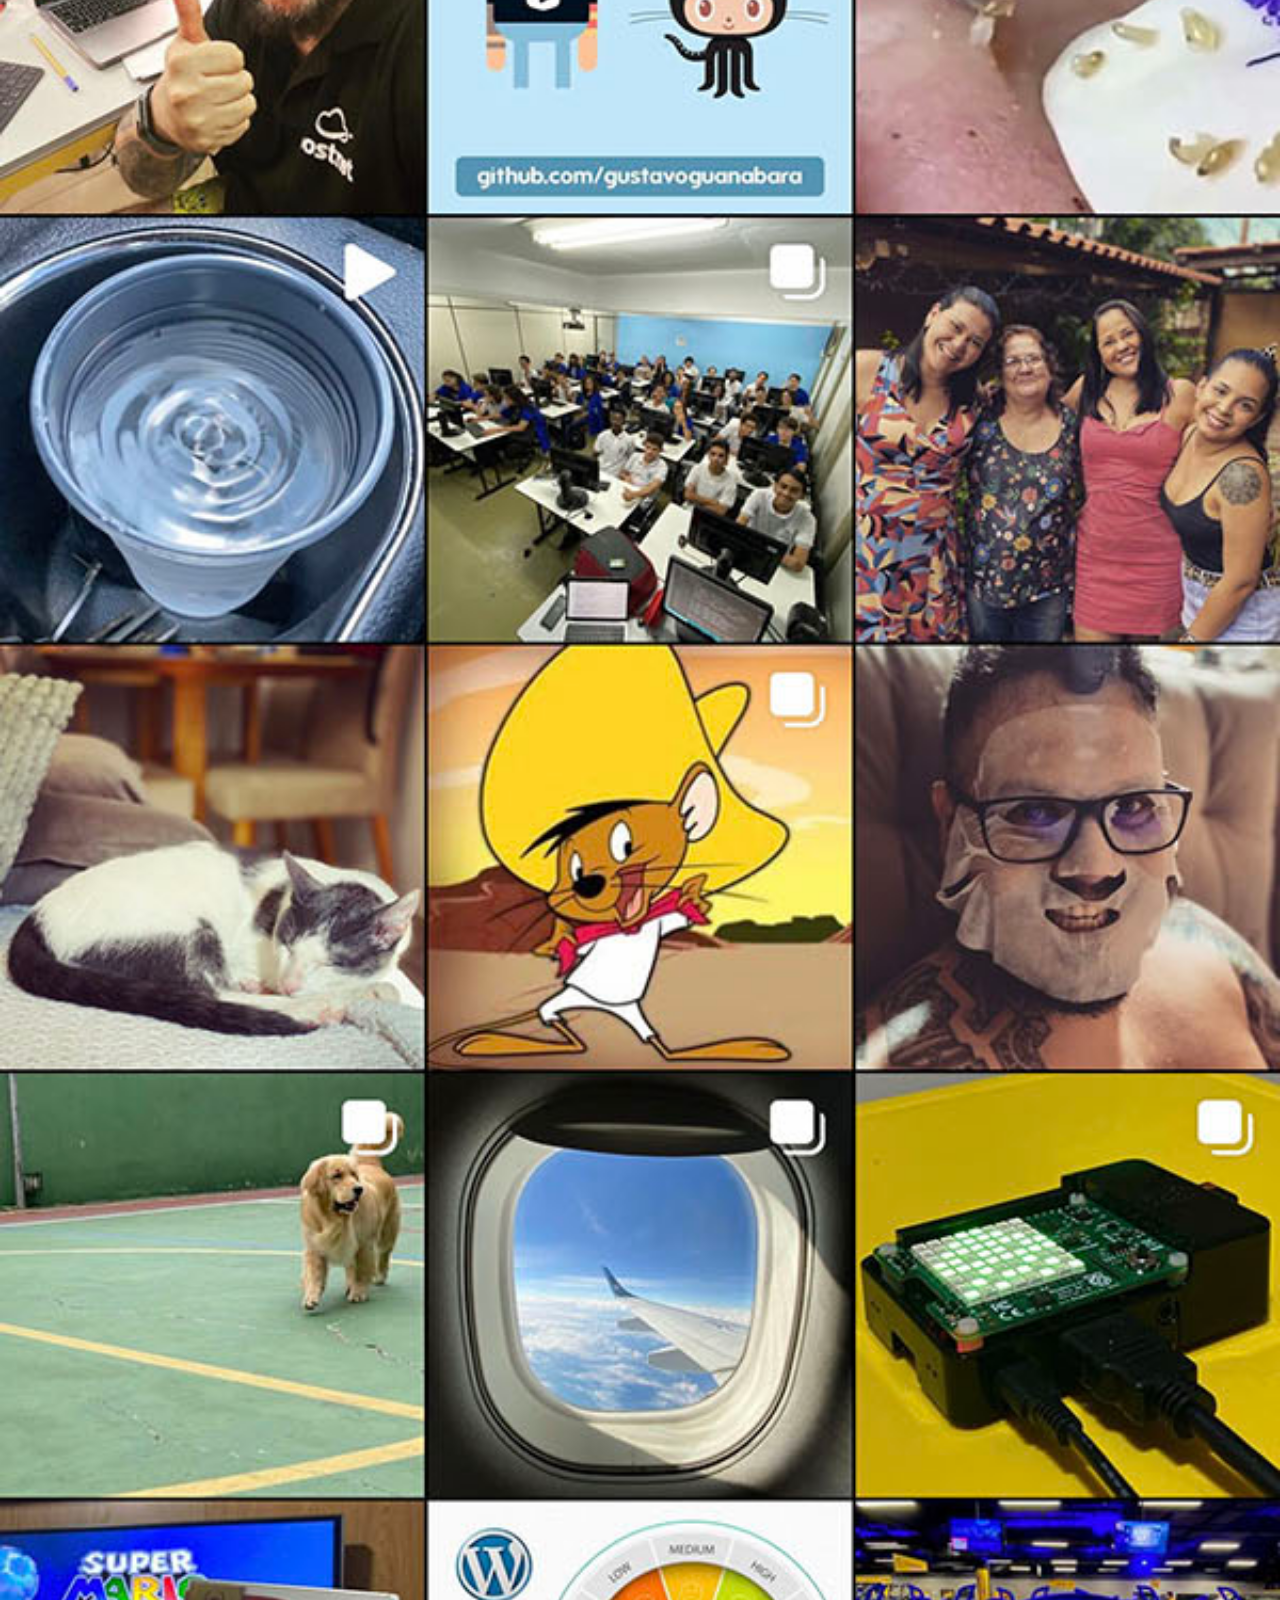
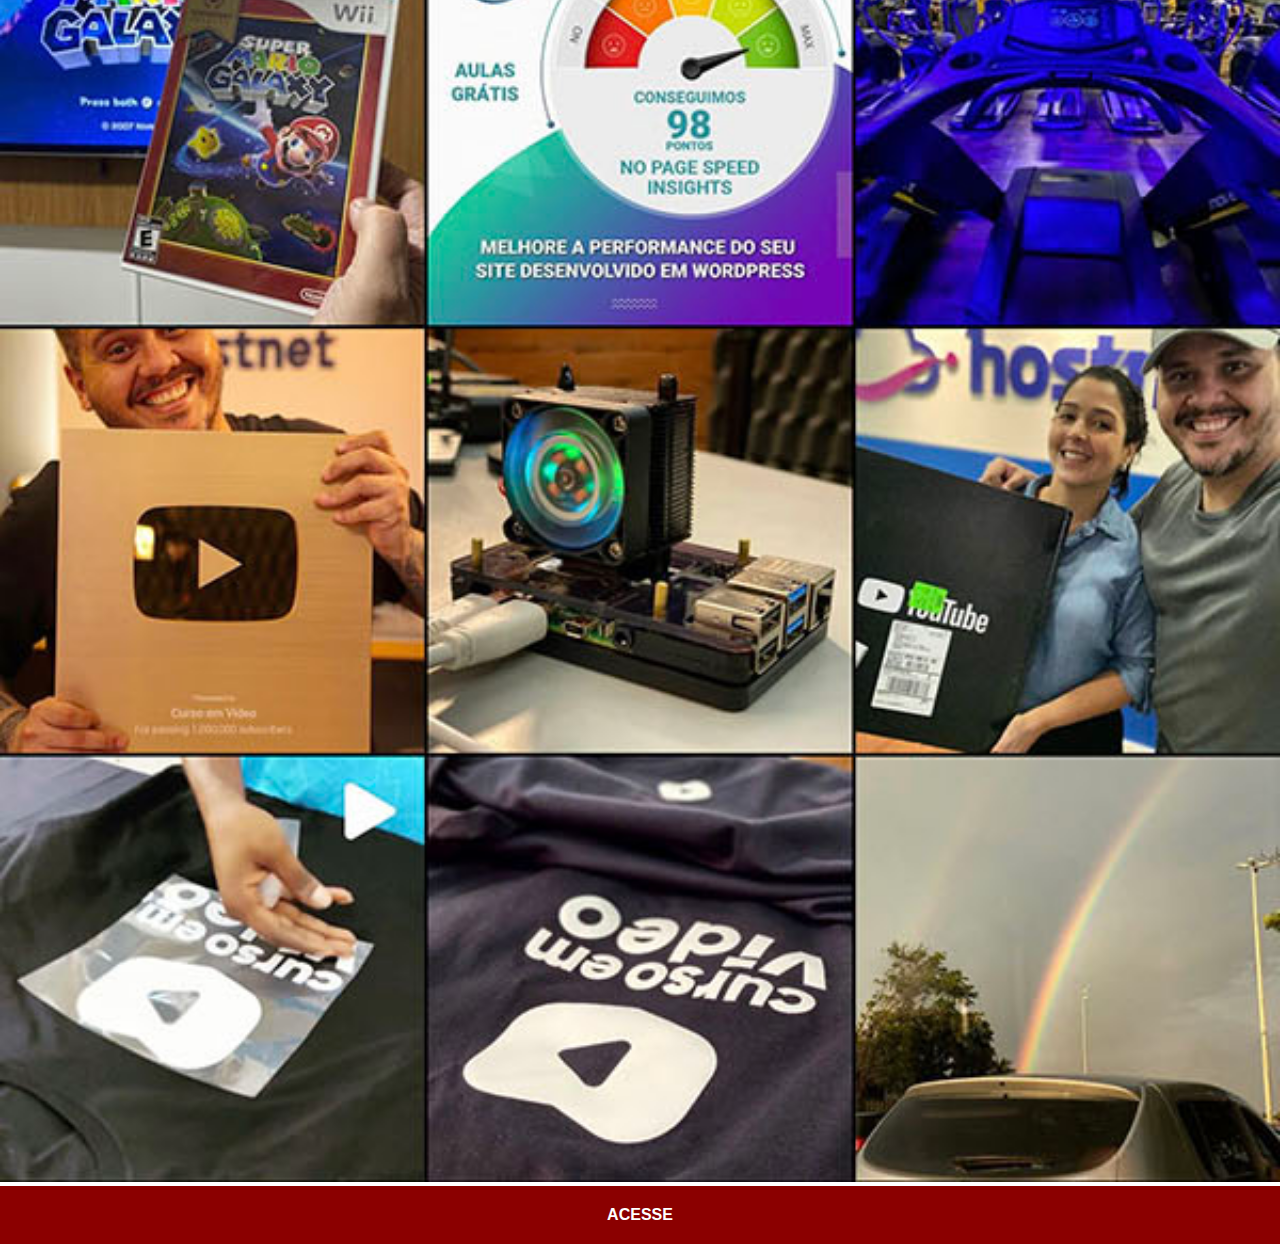
<file: instagram.html>
<!DOCTYPE html>
<html lang="pt-br">
<head>
    <meta charset="UTF-8">
    <meta http-equiv="X-UA-Compatible" content="IE=edge">
    <meta name="viewport" content="width=device-width, initial-scale=1.0">
    <title>Instagram</title>
    <link rel="stylesheet" href="estilos/social.css">


<body>
    <img src="imagens/tela-instagram.jpg" alt="Instagram">
    <a href="https://www.instagram.com/gustavoguanabara" target="_blank">ACESSE</a>
</body>
</html>
</file>
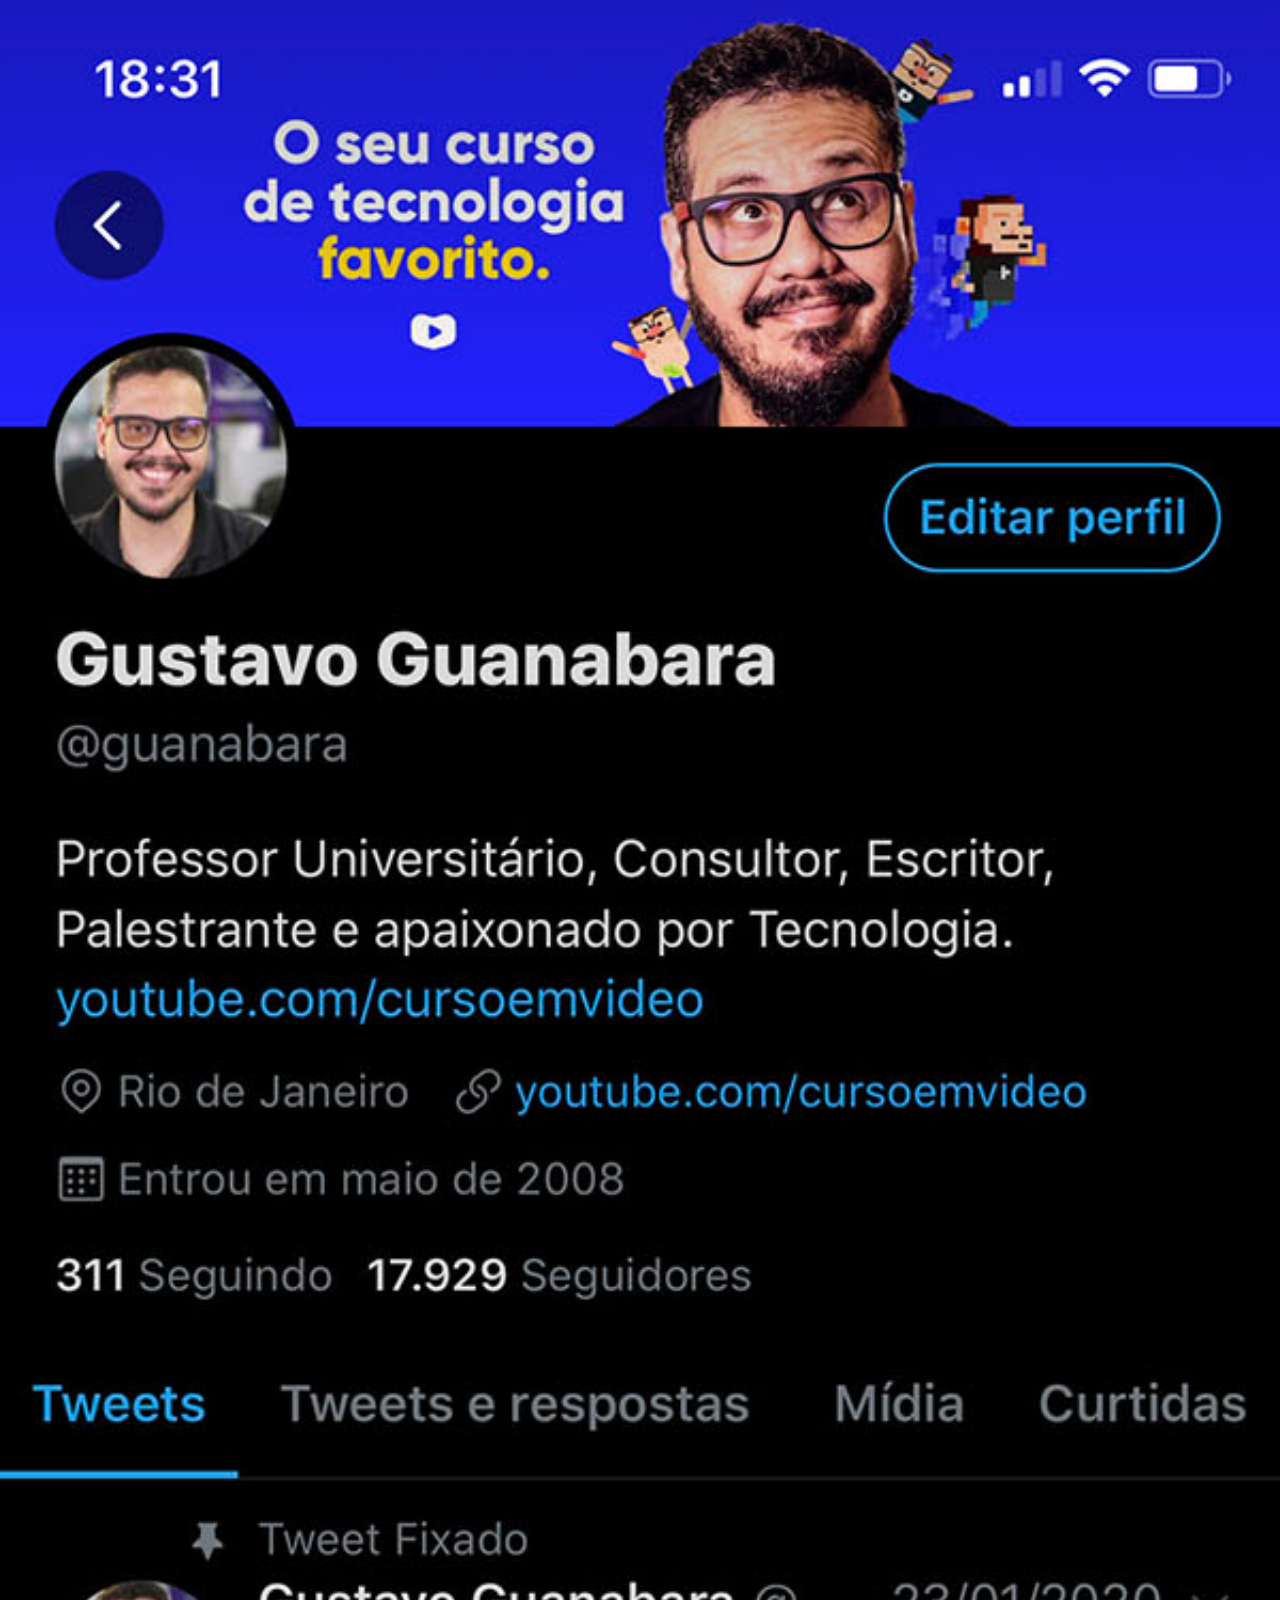
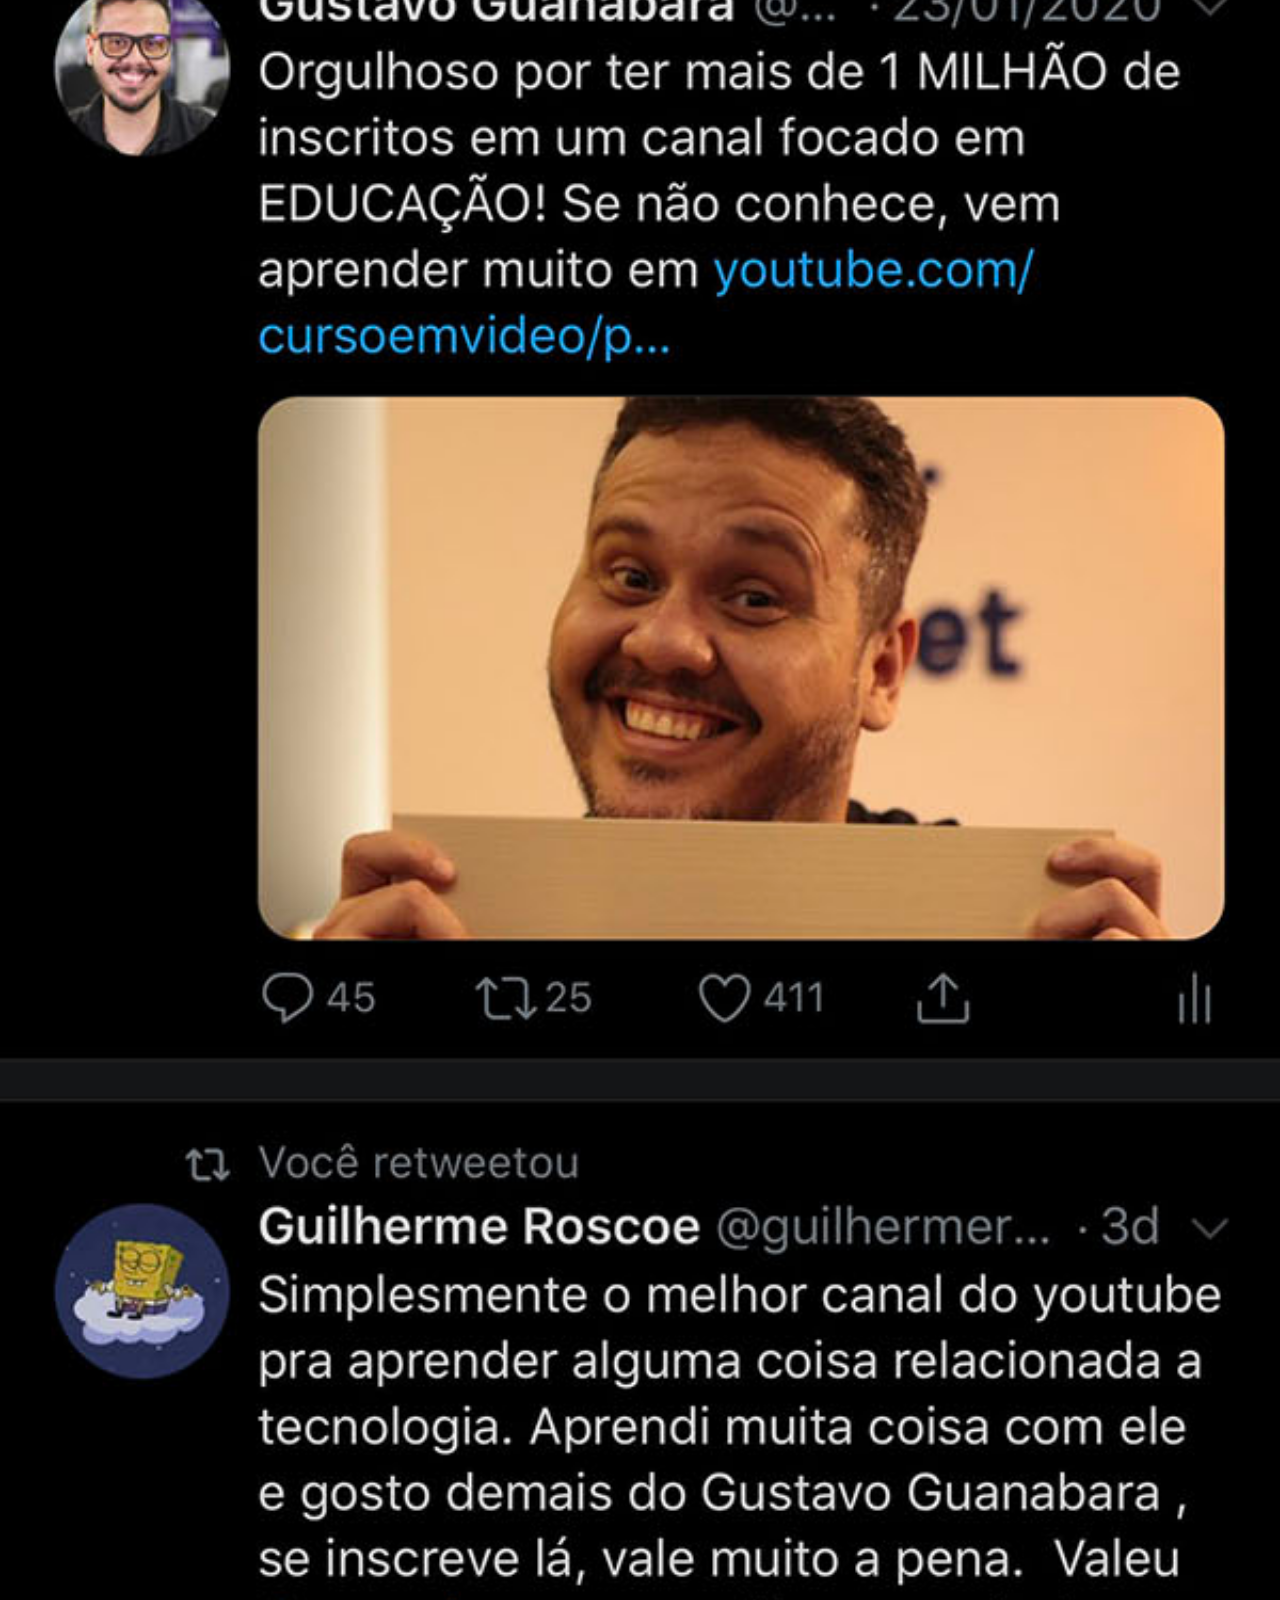
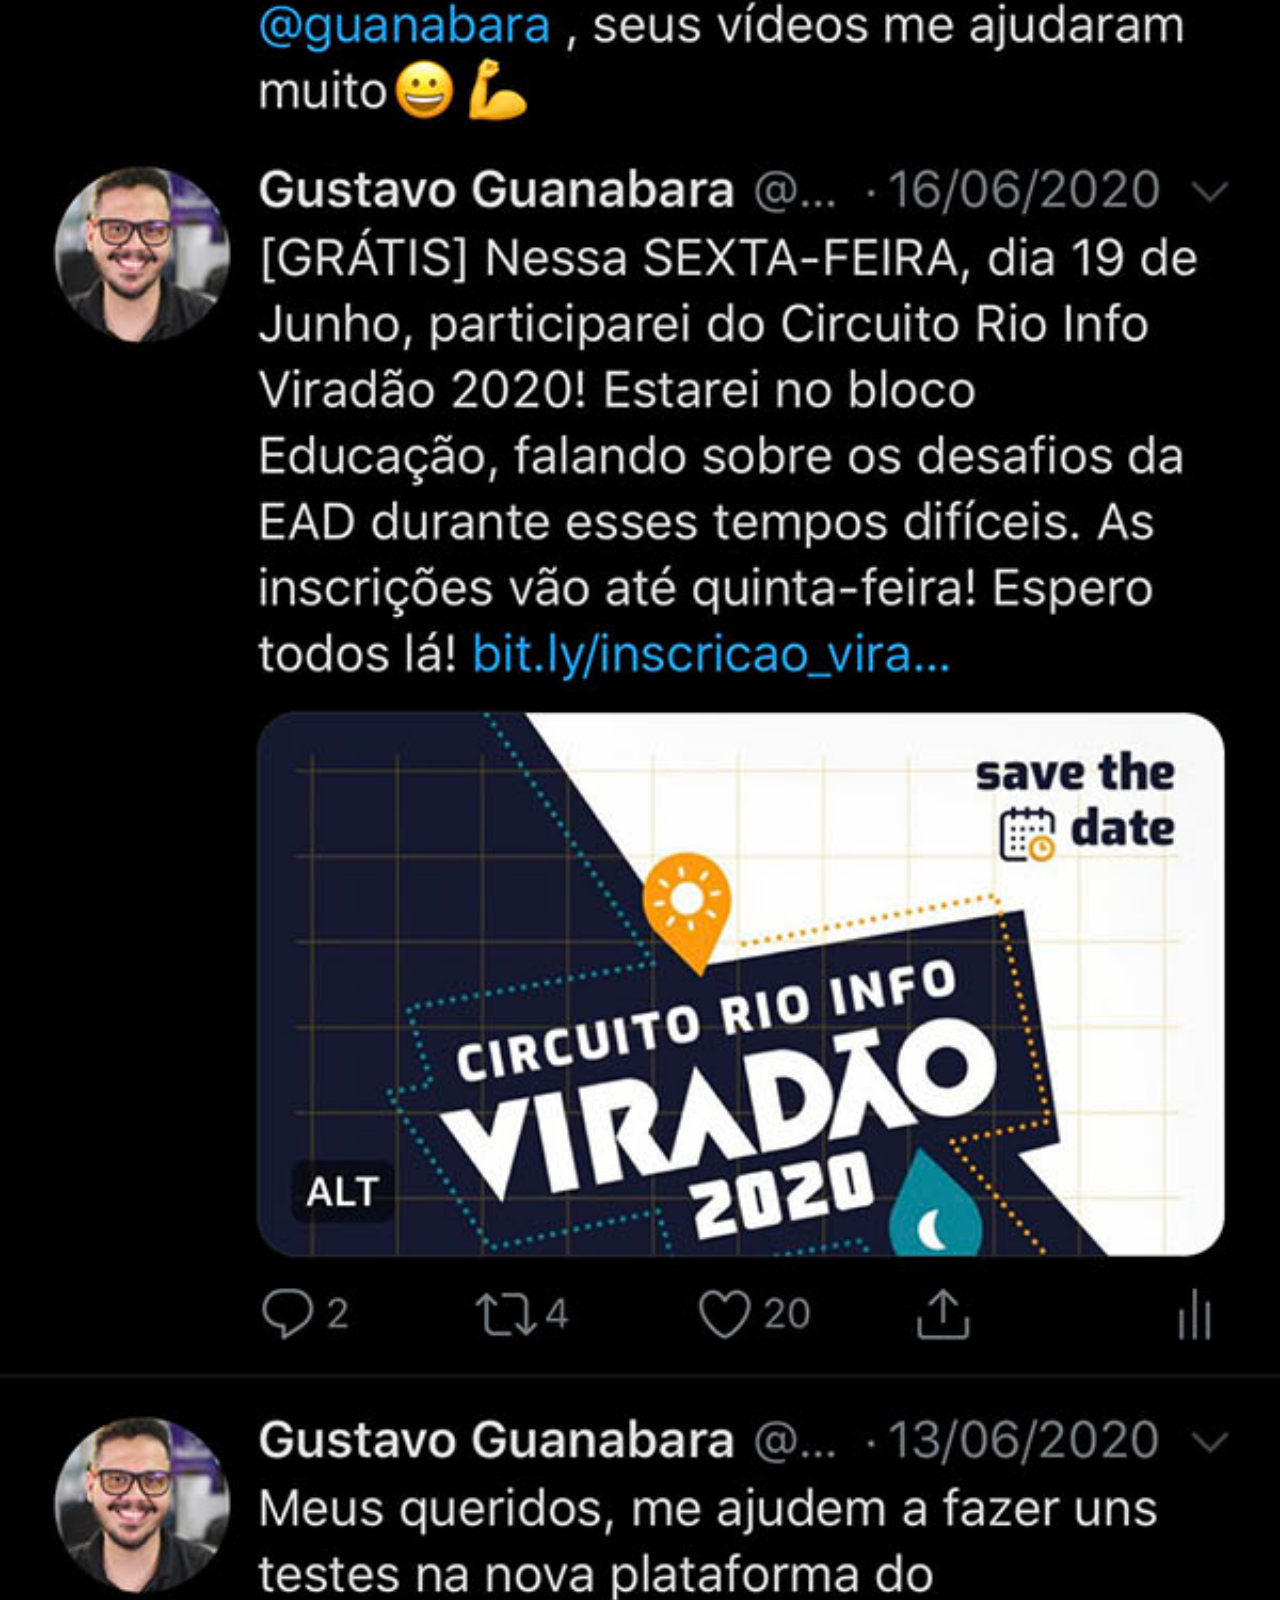
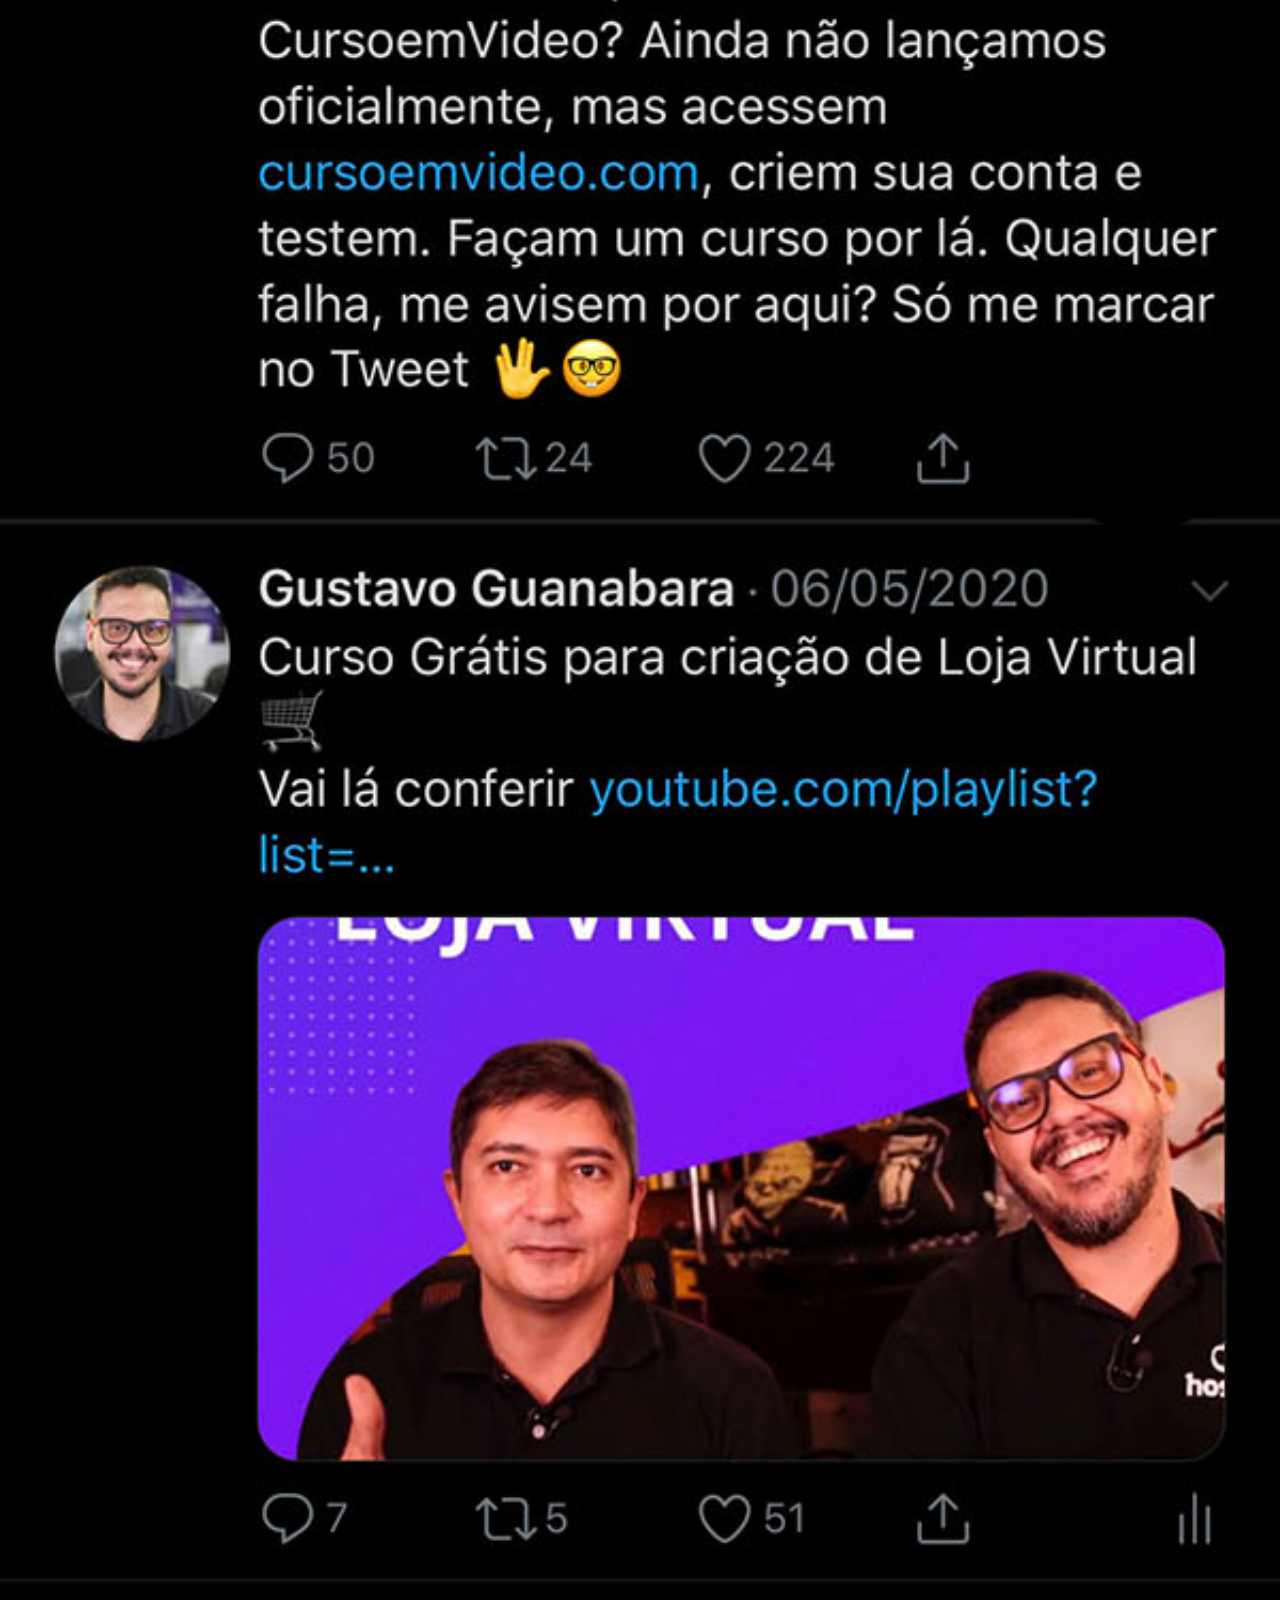
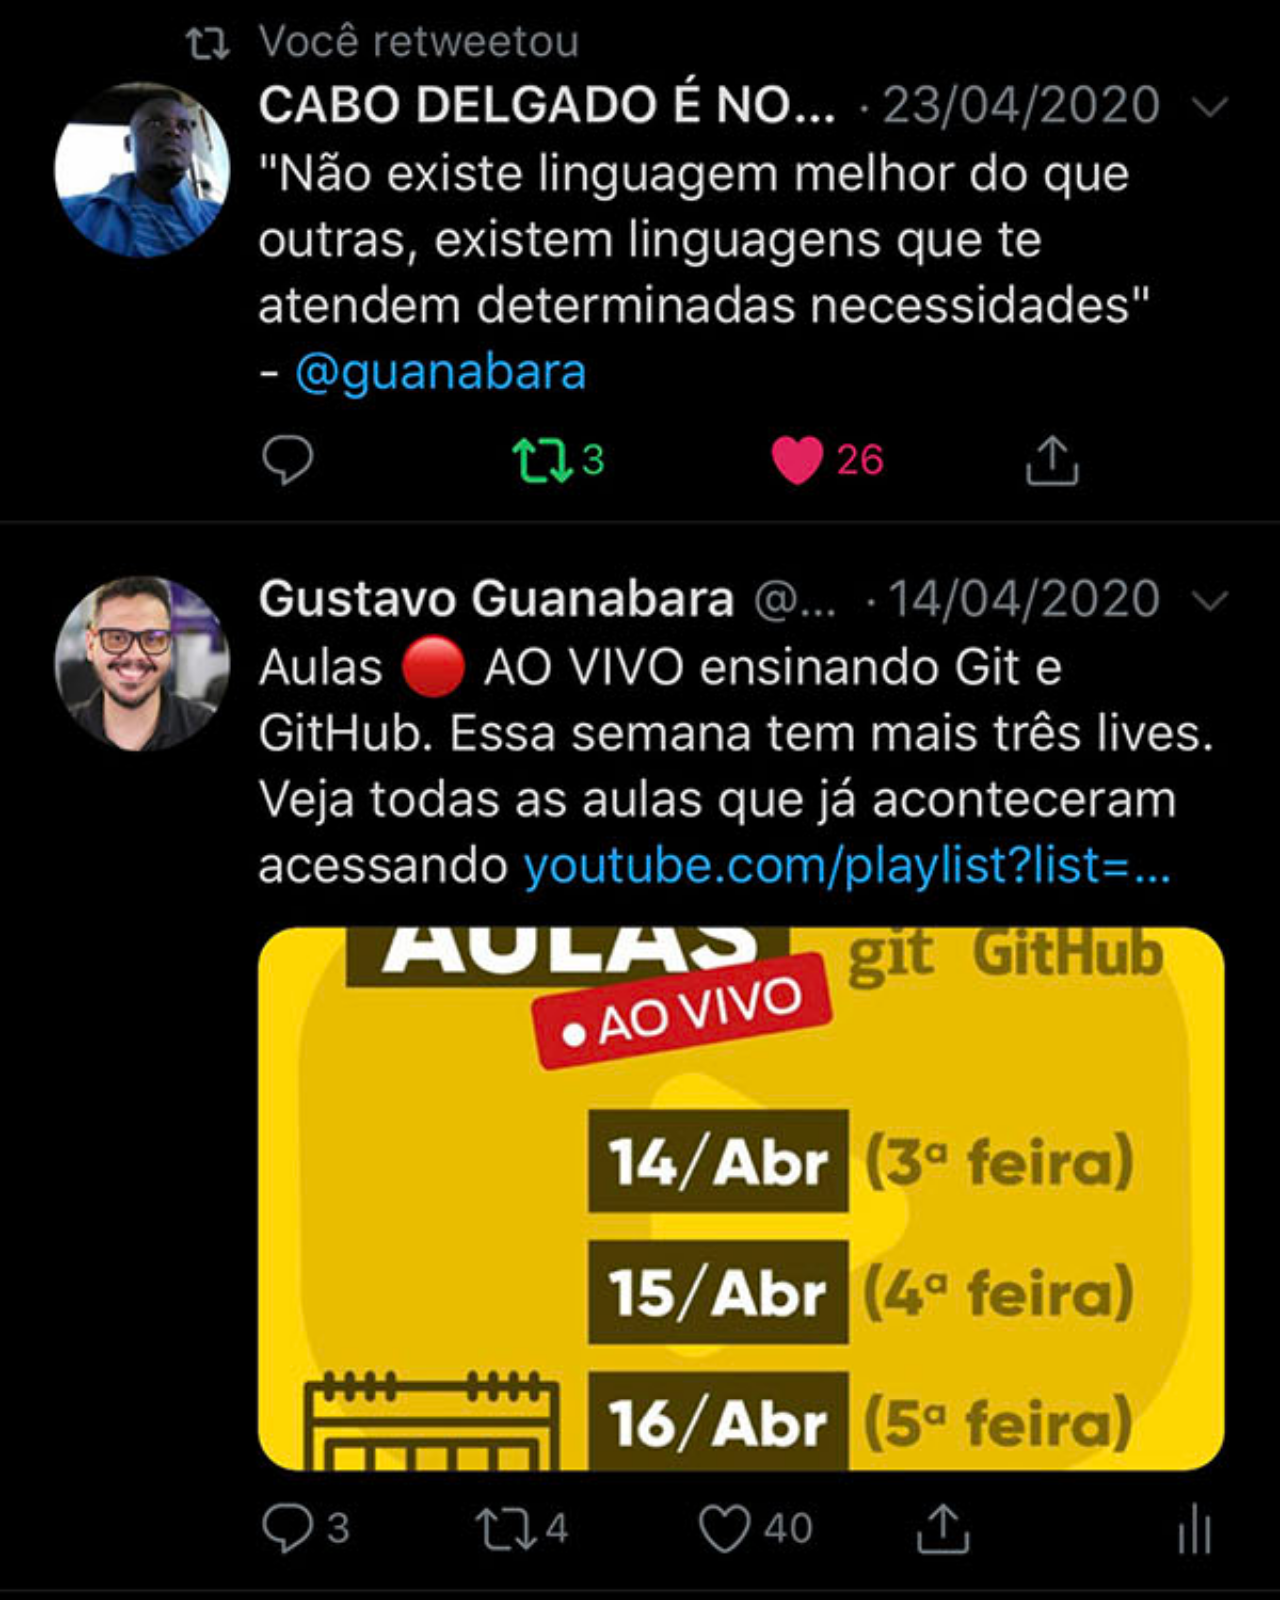
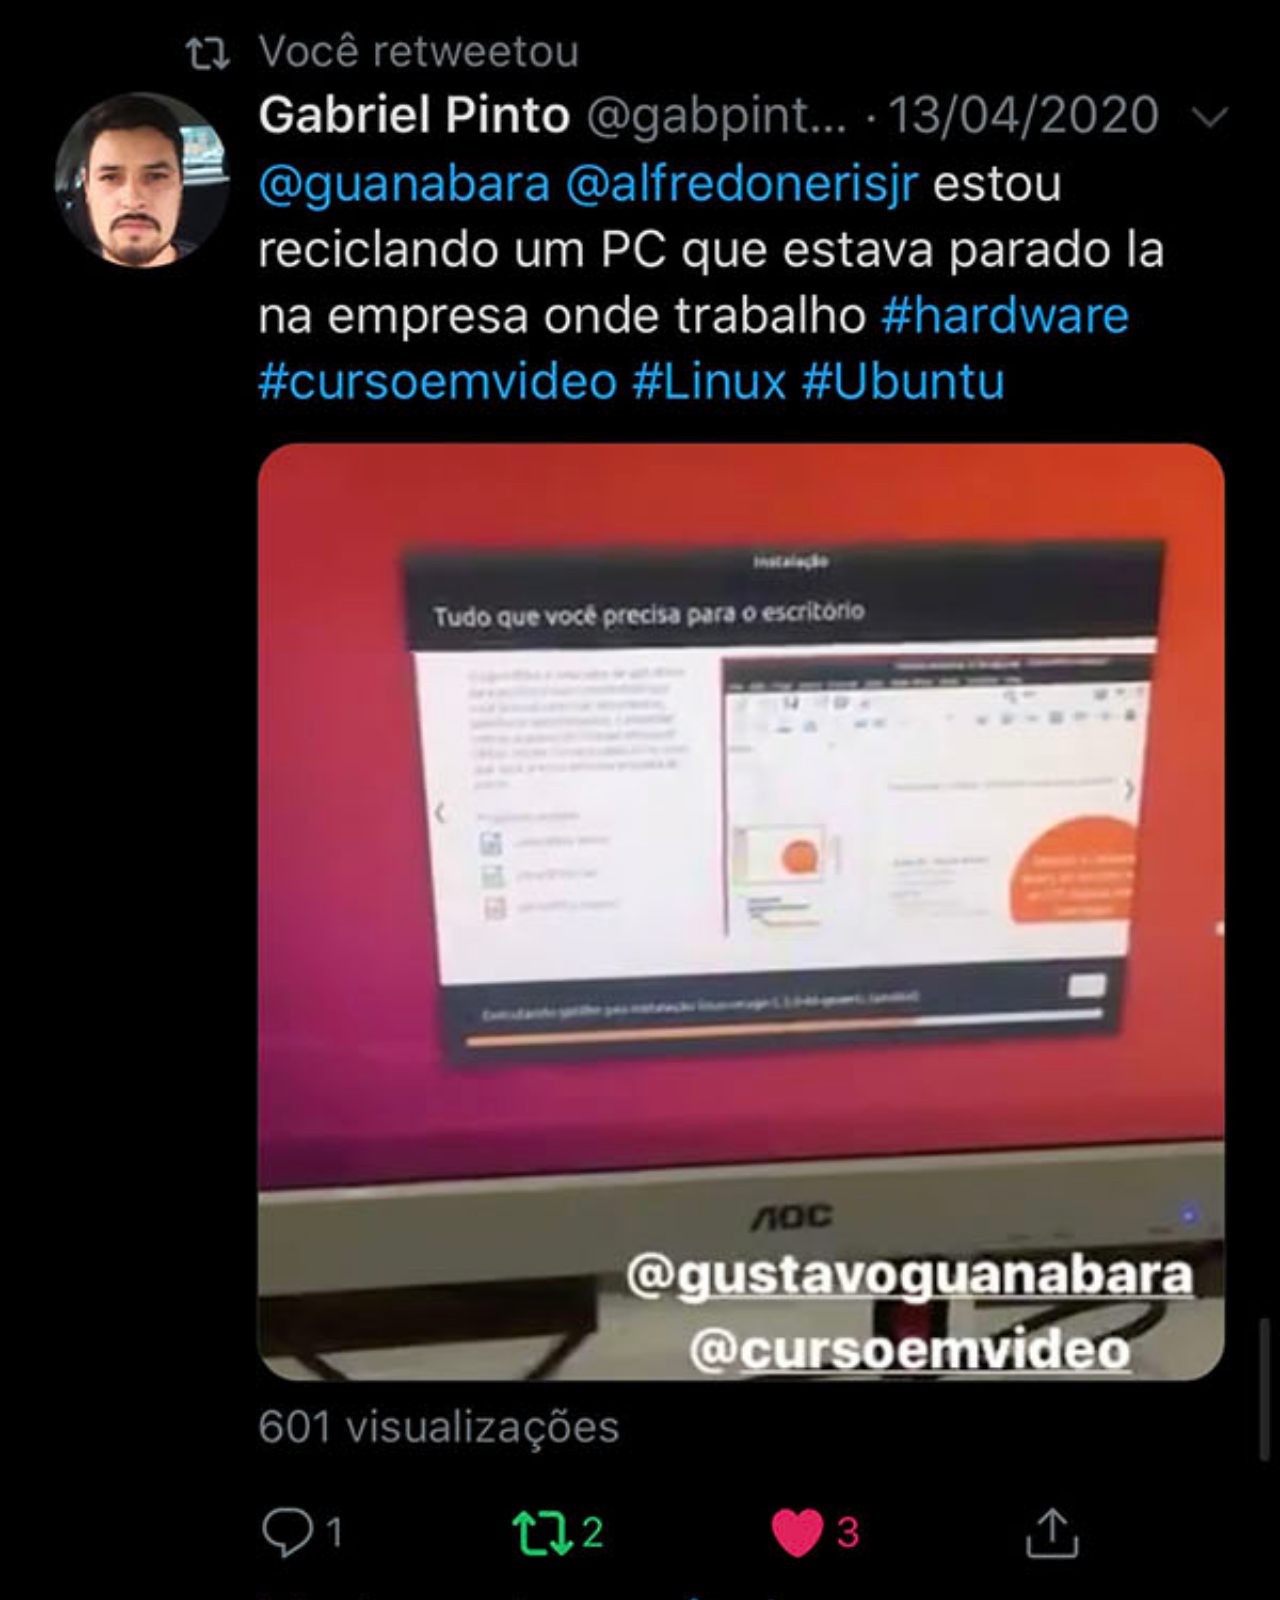
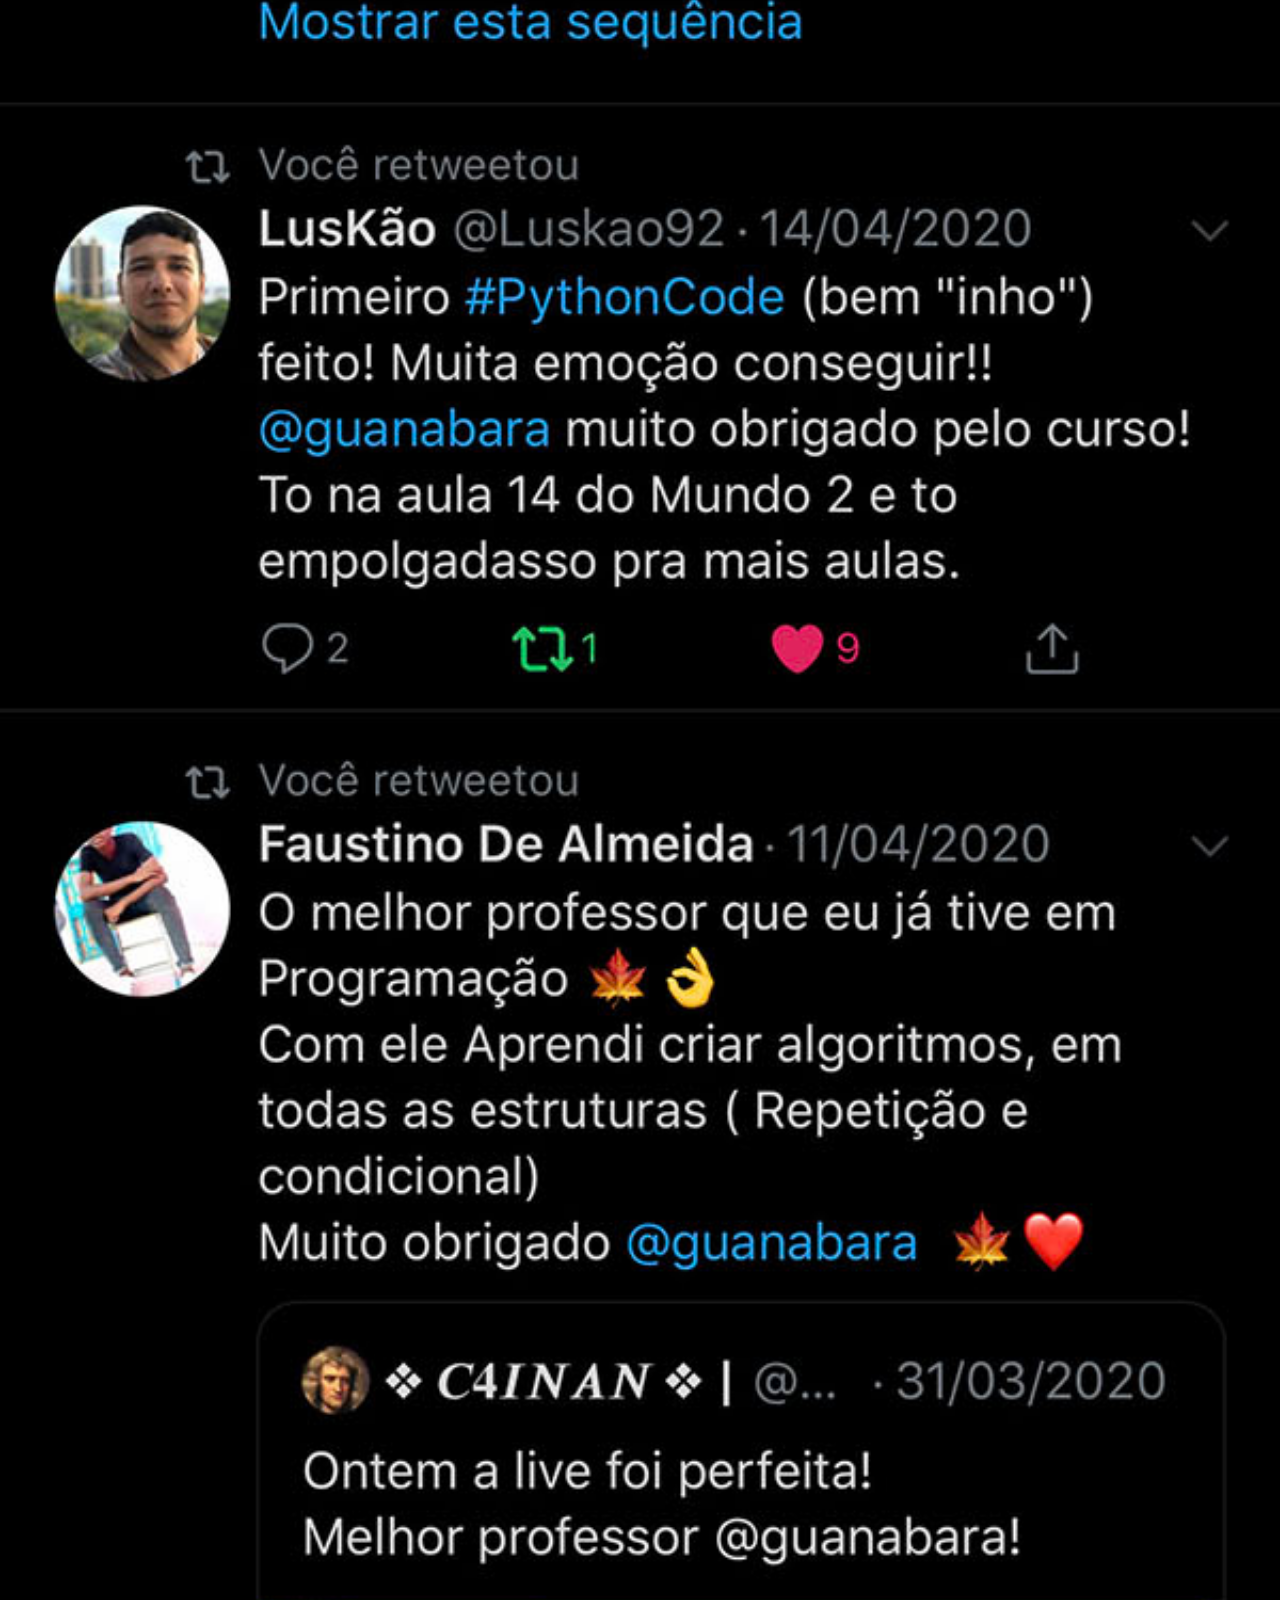
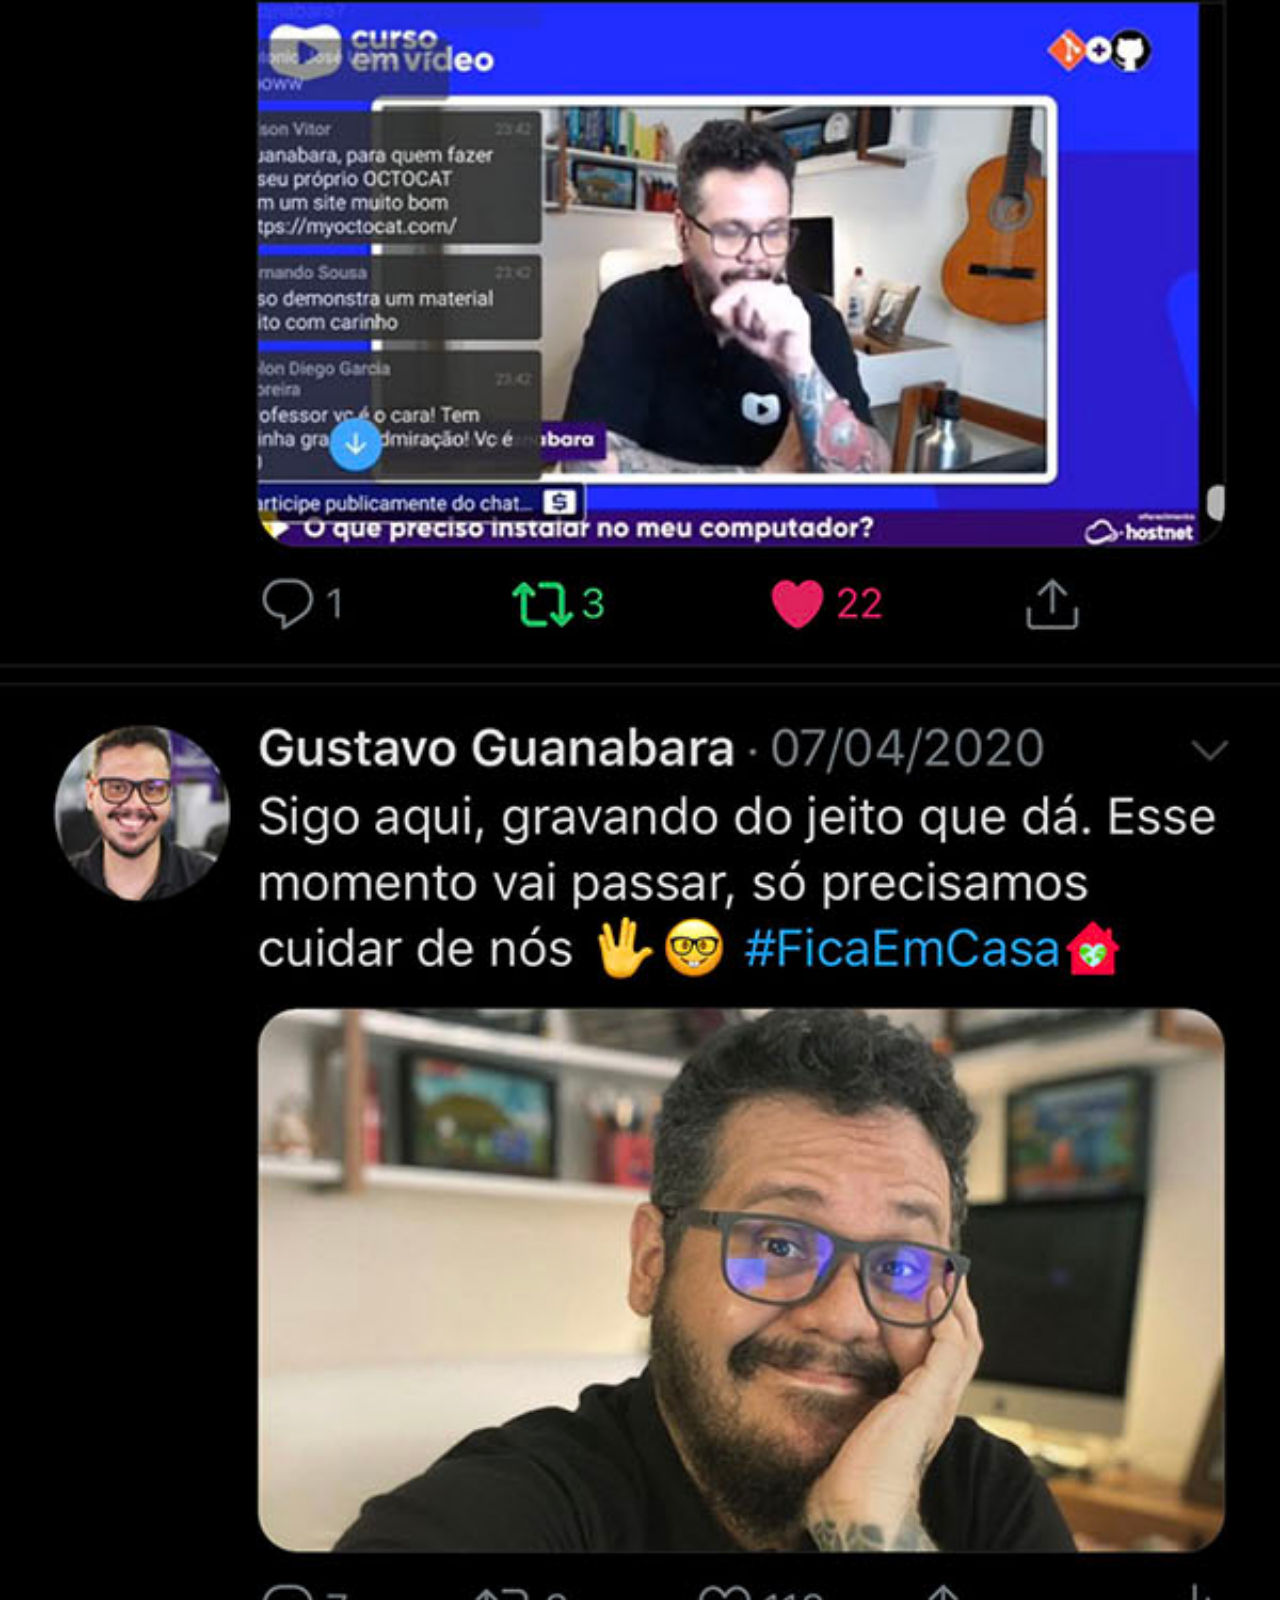
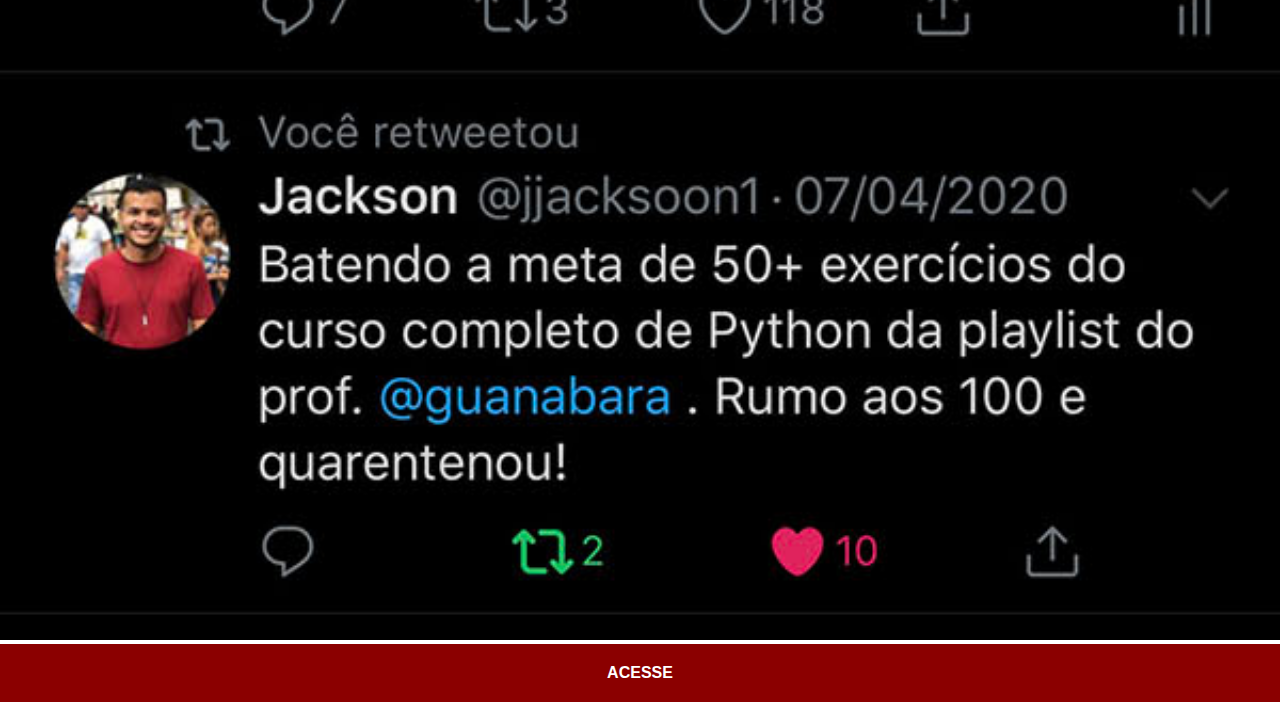
<file: twitter.html>
<!DOCTYPE html>
<html lang="pt-br">
<head>
    <meta charset="UTF-8">
    <meta http-equiv="X-UA-Compatible" content="IE=edge">
    <meta name="viewport" content="width=device-width, initial-scale=1.0">
    <title>Twitter</title>
    <link rel="stylesheet" href="estilos/social.css">


<body>
    <img src="imagens/tela-twitter.jpg" alt="Twitter">
    <a href="https://twitter.com/guanabara" target="_blank">ACESSE</a>
</body>
</html>
</file>
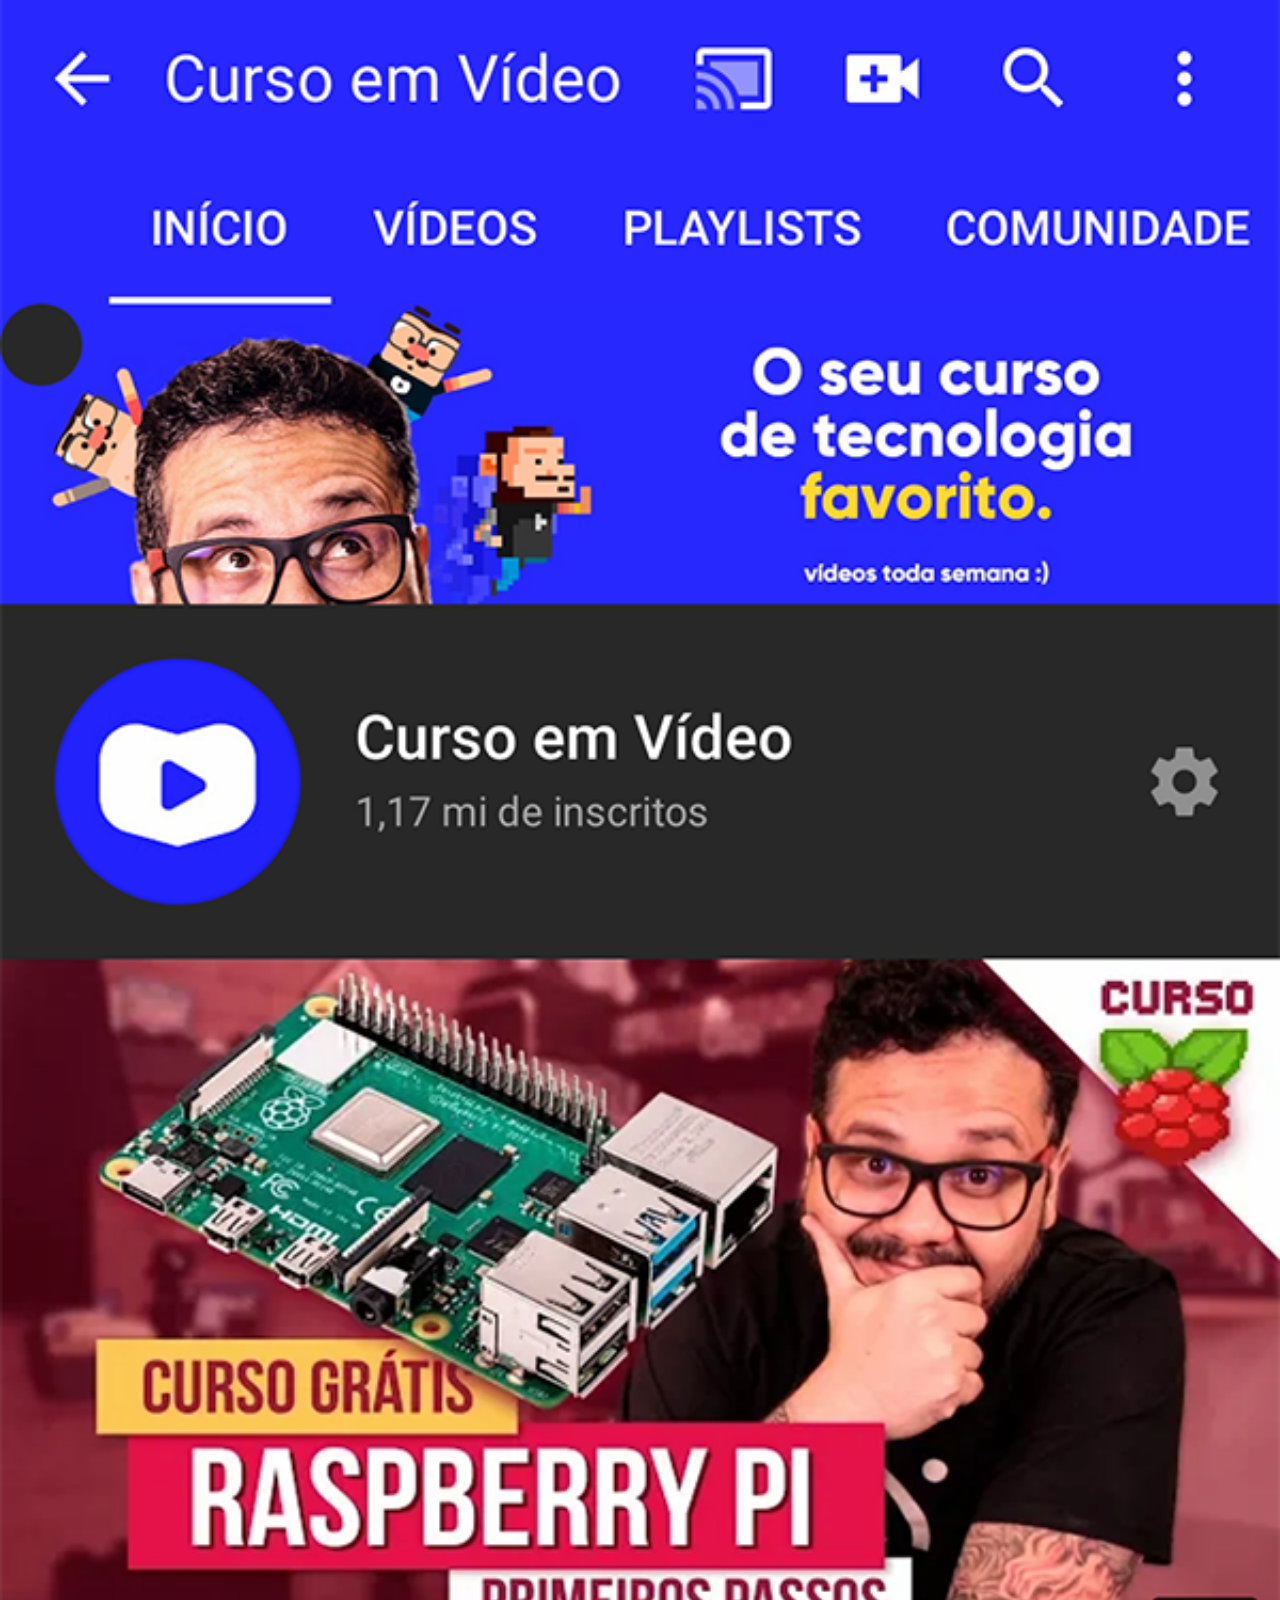
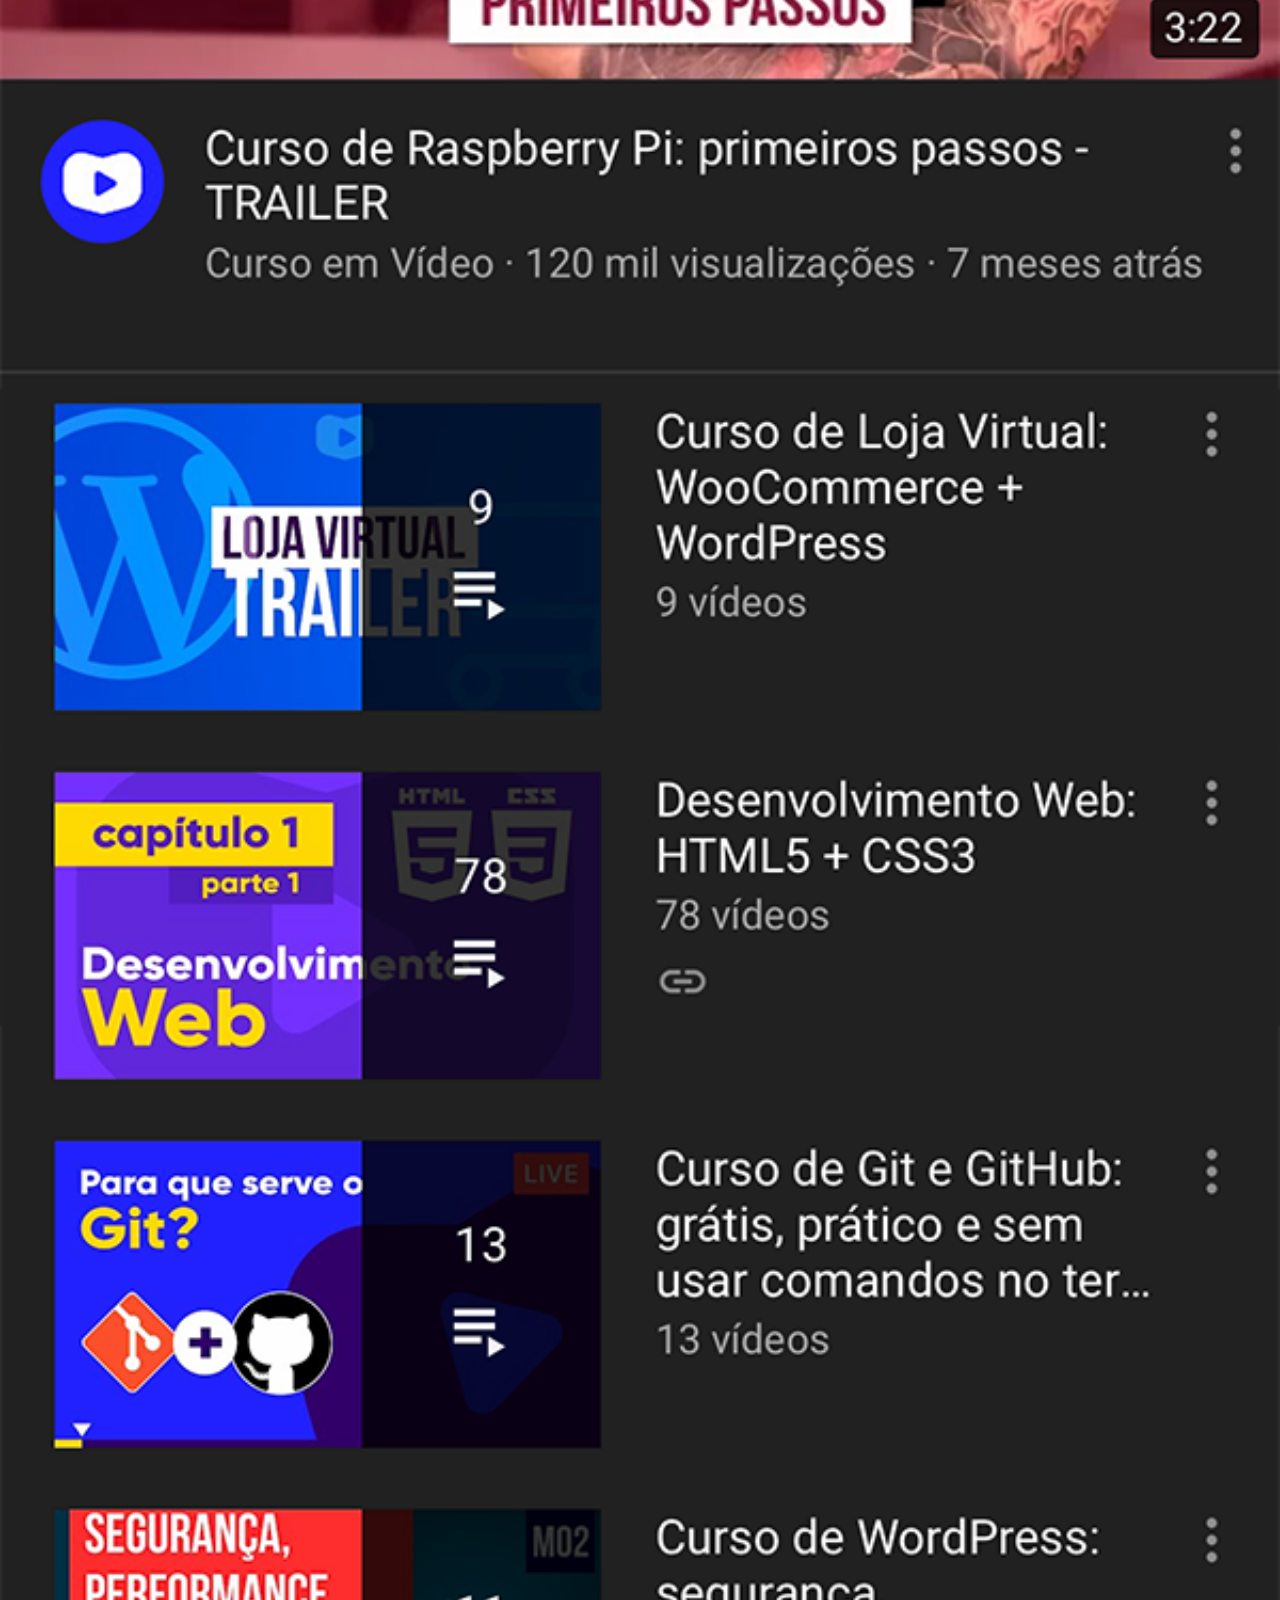
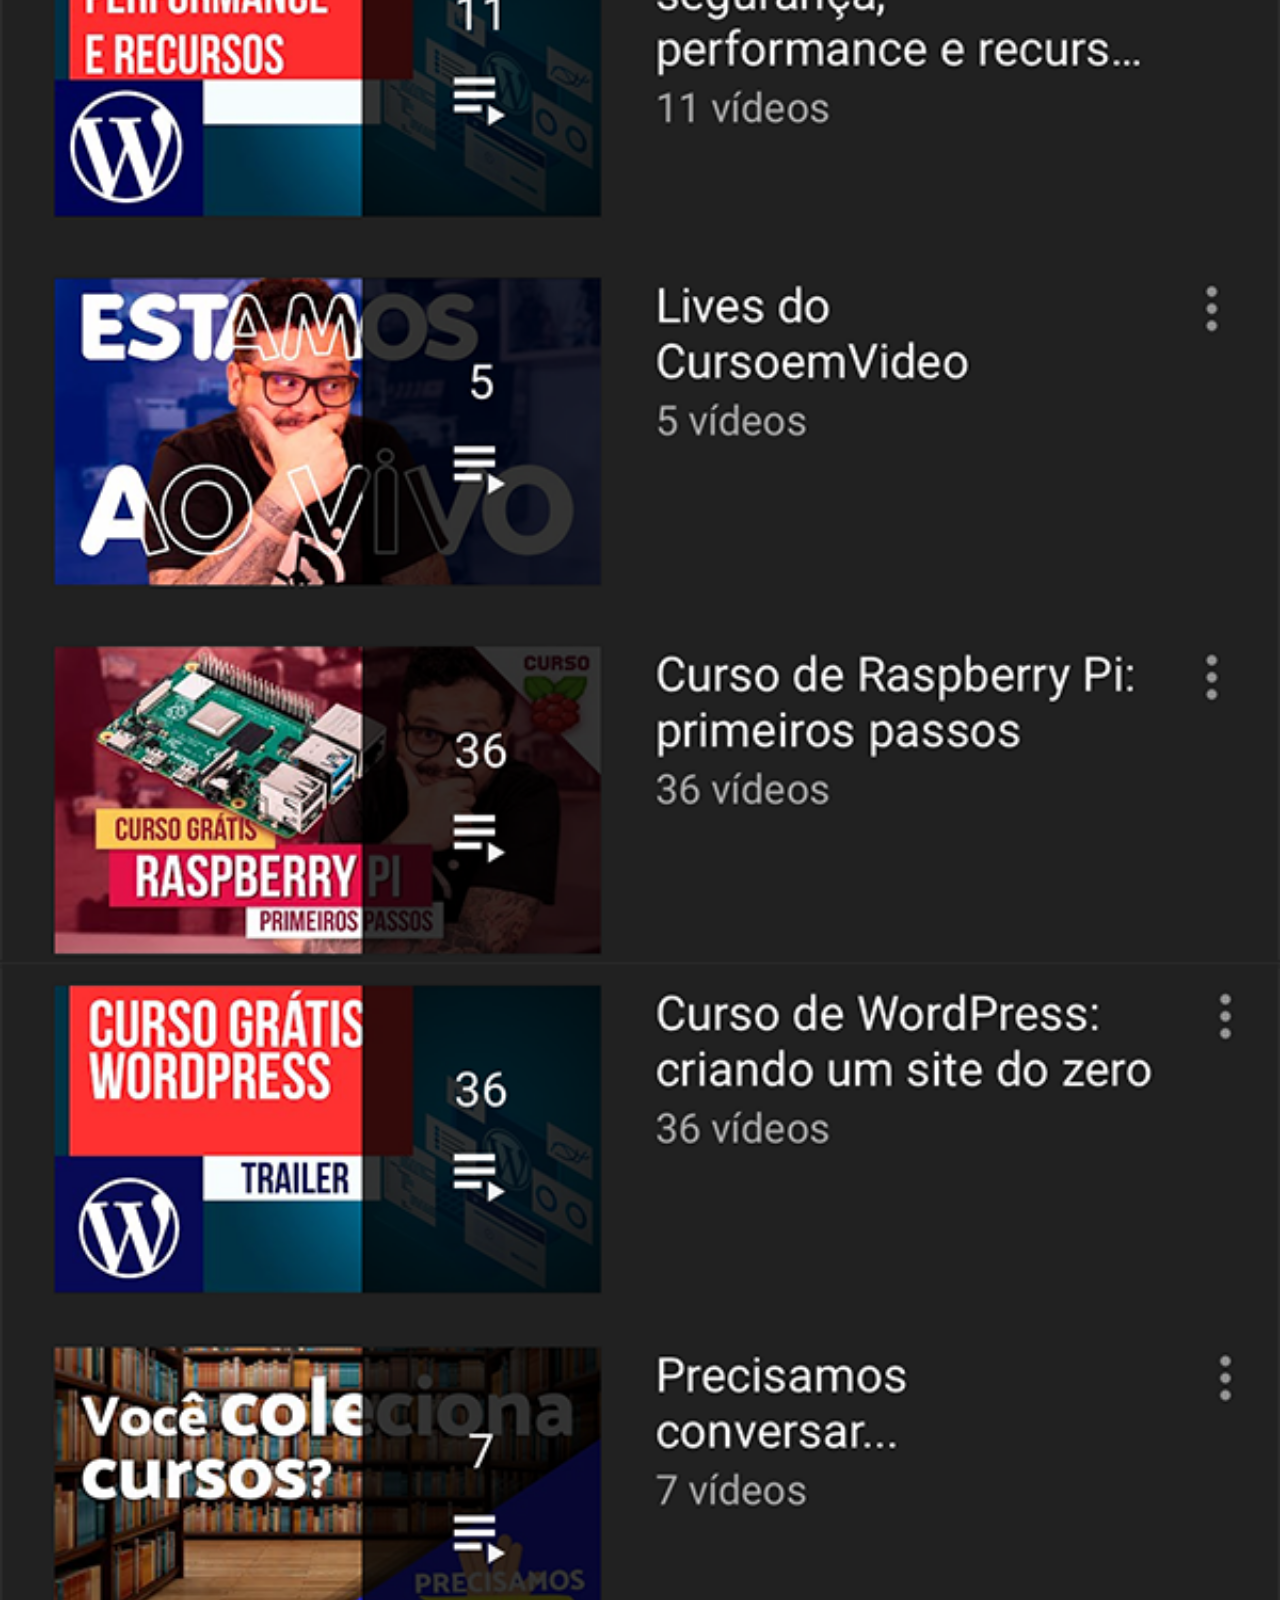
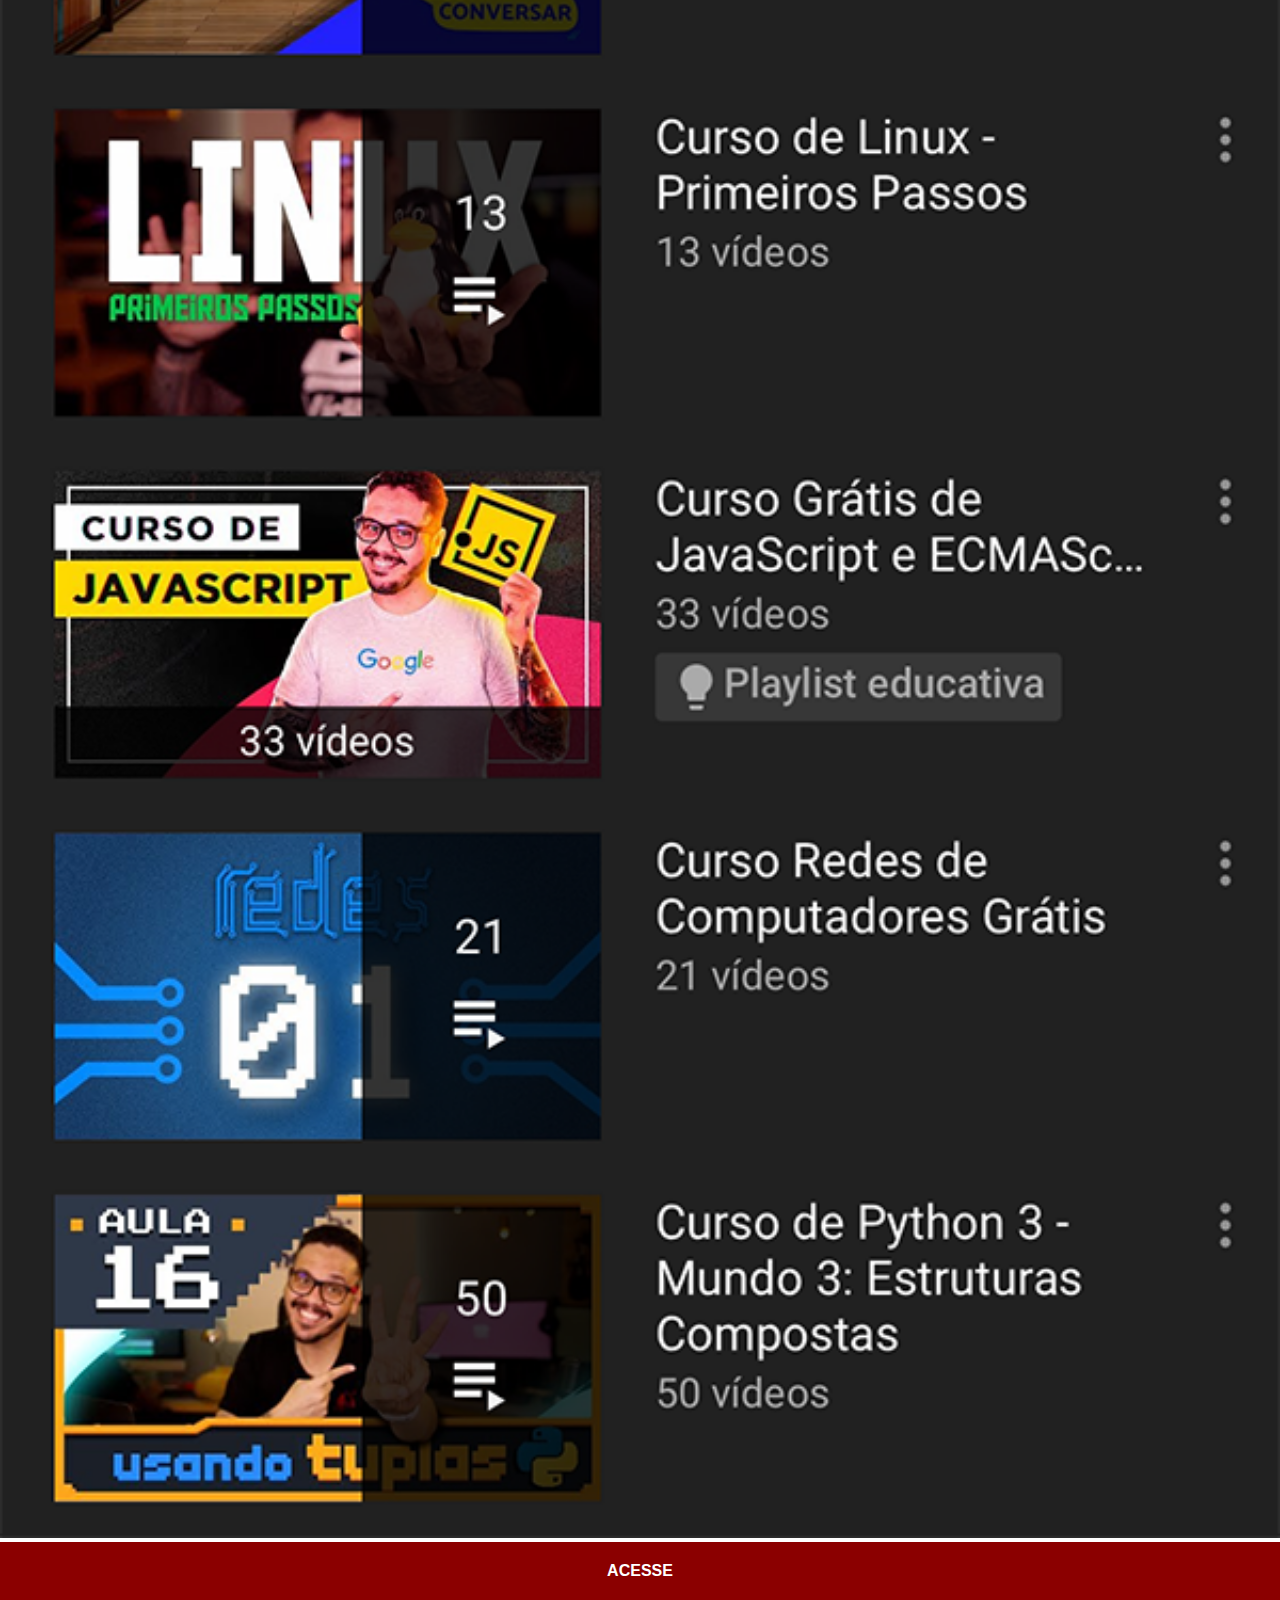
<file: youtube.html>
<!DOCTYPE html>
<html lang="pt-br">
<head>
    <meta charset="UTF-8">
    <meta http-equiv="X-UA-Compatible" content="IE=edge">
    <meta name="viewport" content="width=device-width, initial-scale=1.0">
    <title>Youtube</title>
    <link rel="stylesheet" href="estilos/social.css">


<body>
    <img src="imagens/tela-youtube.png" alt="Youtube">
    <a href="https://www.youtube.com/c/CursoemV%C3%ADdeo/playlists" target="_blank">ACESSE</a>
</body>
</html>
</file>
<file: estilos/style.css>
@charset "UTF-8";

*{
    margin: 0px;
    padding: 0px;
    font-family: Arial, Helvetica, sans-serif;
}

html, body {
    height: 100vh;
    width: 100vw;
    background-color: black;
}

body{
    background: url('../imagens/fundo-madeira.jpg') no-repeat top center;
    background-size: cover;
    background-attachment: fixed;
}

main{
    position: relative;
    height: 100vh;
}

section#telefone {
    position: absolute;
    top:50%;
    left: 50%;
    transform: translate(-50%, -50%);
    
    height: 627px;
    width: 311px;
    background: url('../imagens/frame-iphone.png') no-repeat;
}

iframe#tela{
    position: relative;
    top: 80px;
    left: 22px;
    width:267px ;
    height: 471px;
}

section#redes-sociais {
    text-align: right;
}

section#redes-sociais img{
    width: 50px;
    margin: 10px;
    border-radius: 50%;
    box-shadow: 2px 2px 5px rgb(0, 0, 0, 400);
    box-sizing: border-box;
}

section#redes-sociais img:hover{
    border: 2px solid rgba(255, 255, 255, 0.63);
    transform: translate(-3px, -3px);
    box-shadow: 5px 5px 10px rgba(0, 0, 0, 0.637);
    transition: transform .3s, border 0.3s;
}
</file>
<file: estilos/social.css>
@charset "UTF-8";

*{
    margin:0px;
    padding: 0px;
    font-family: Arial, Helvetica, sans-serif;
}

::-webkit-scrollbar{
    width:0px;
    height: 0px;
}

img{
    width: 100vw;
}

a {
    display: block;
    background-color: darkred;
    color: white;
    padding: 20px;
    text-align: center;
    font-weight: bolder;
    text-decoration: none;
}

a:hover{
   background-color: red;
}
</file>
